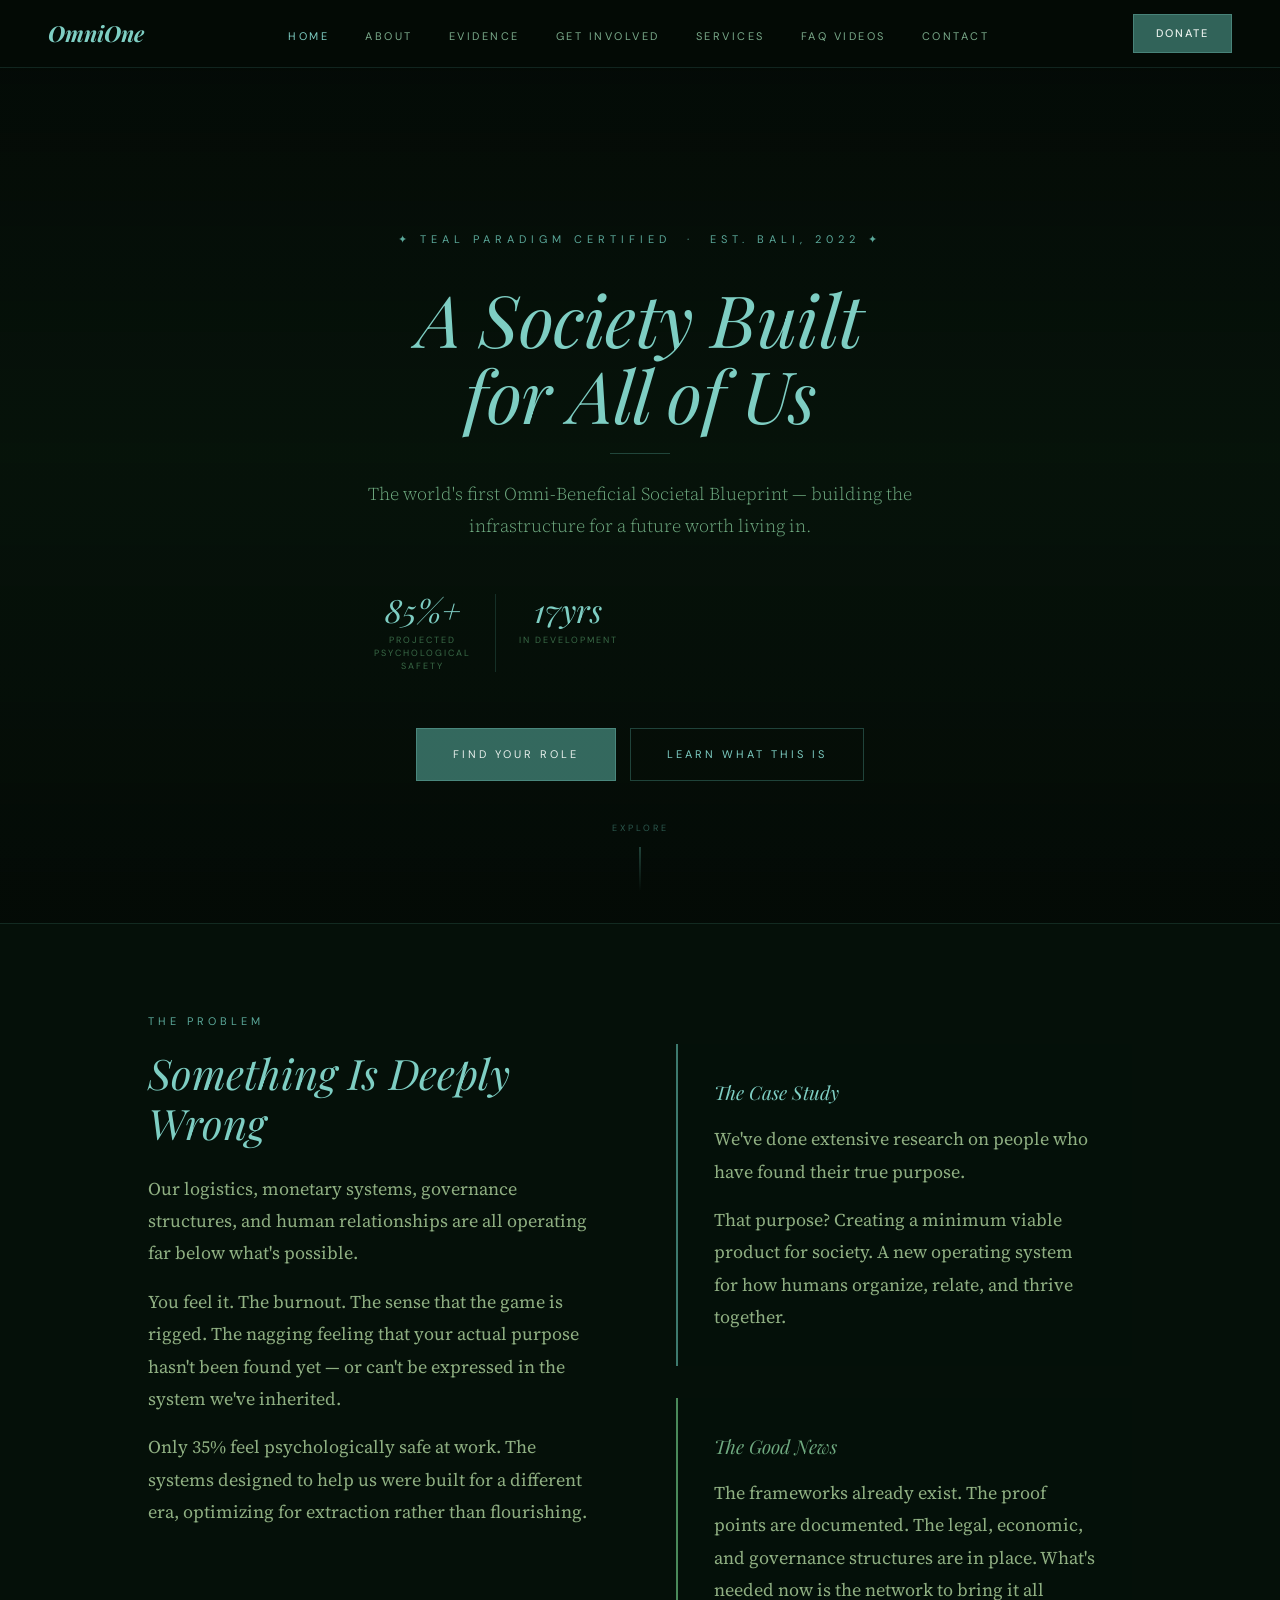
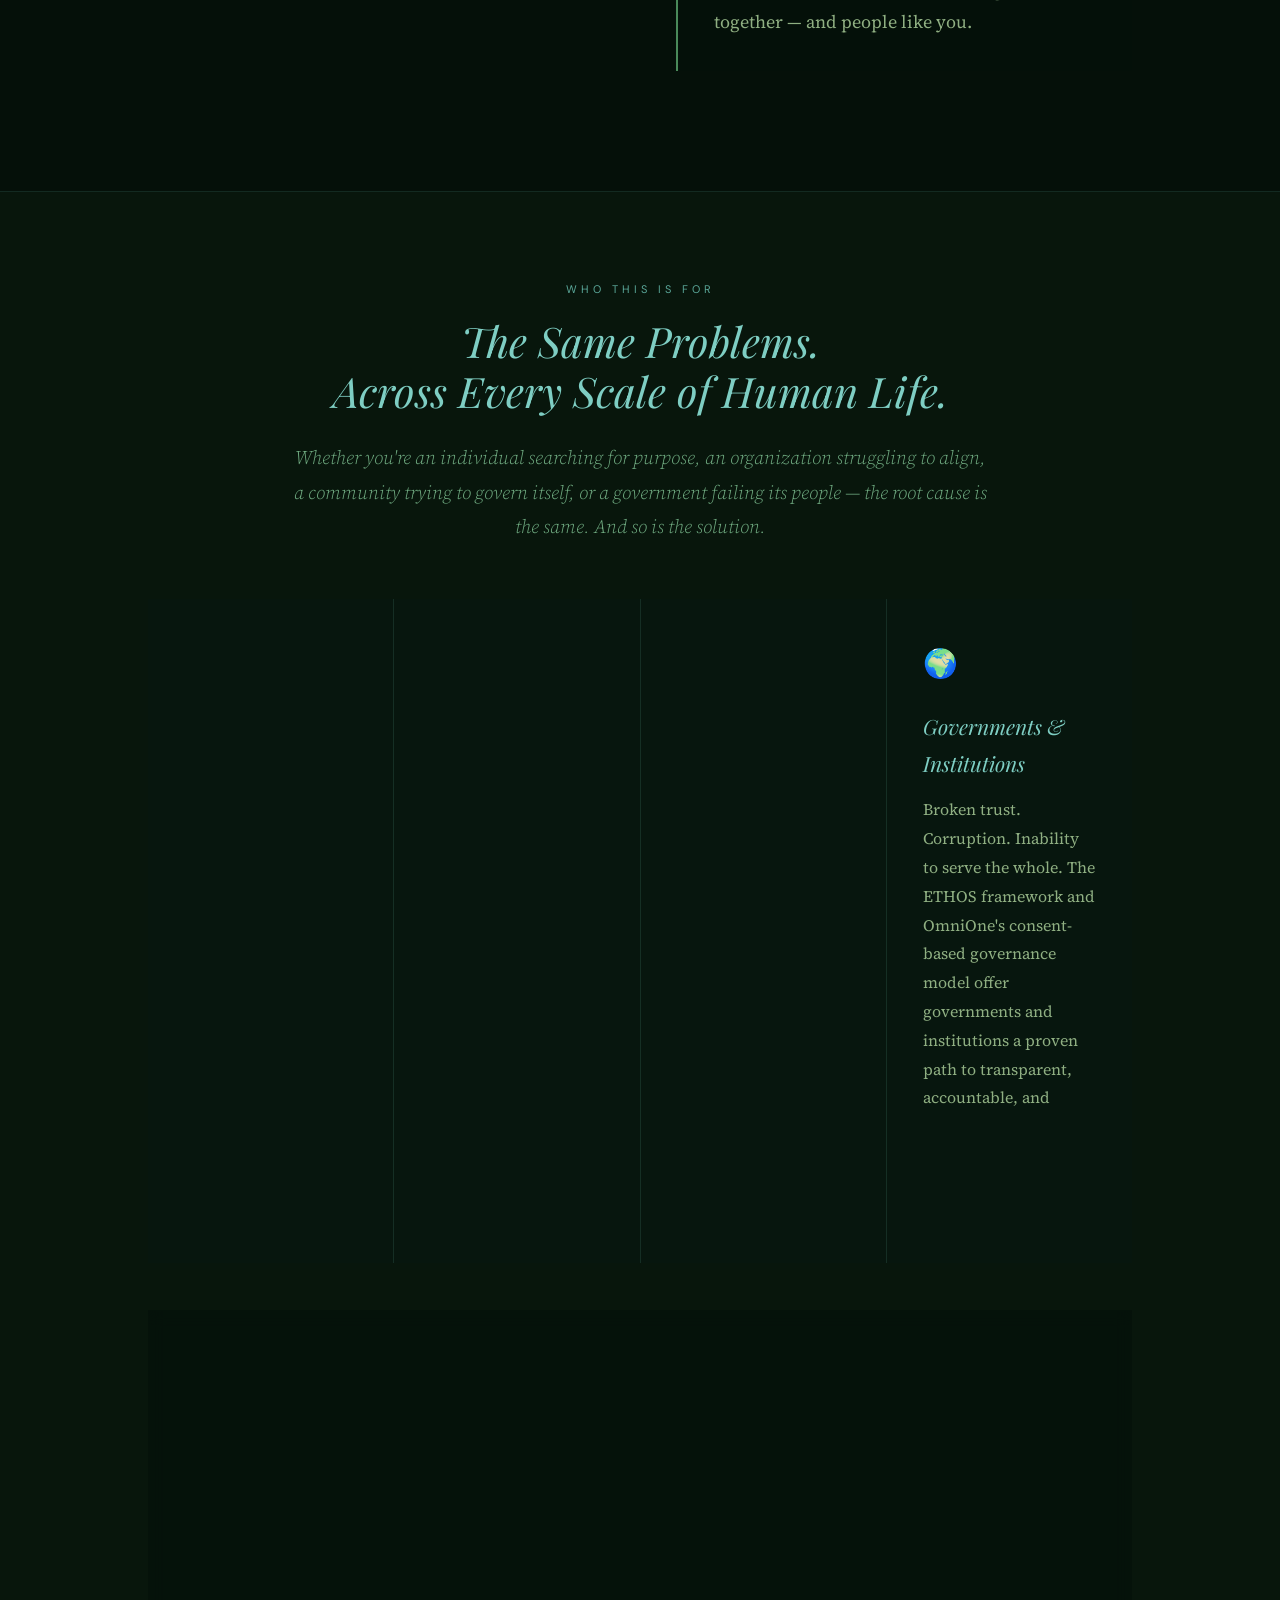
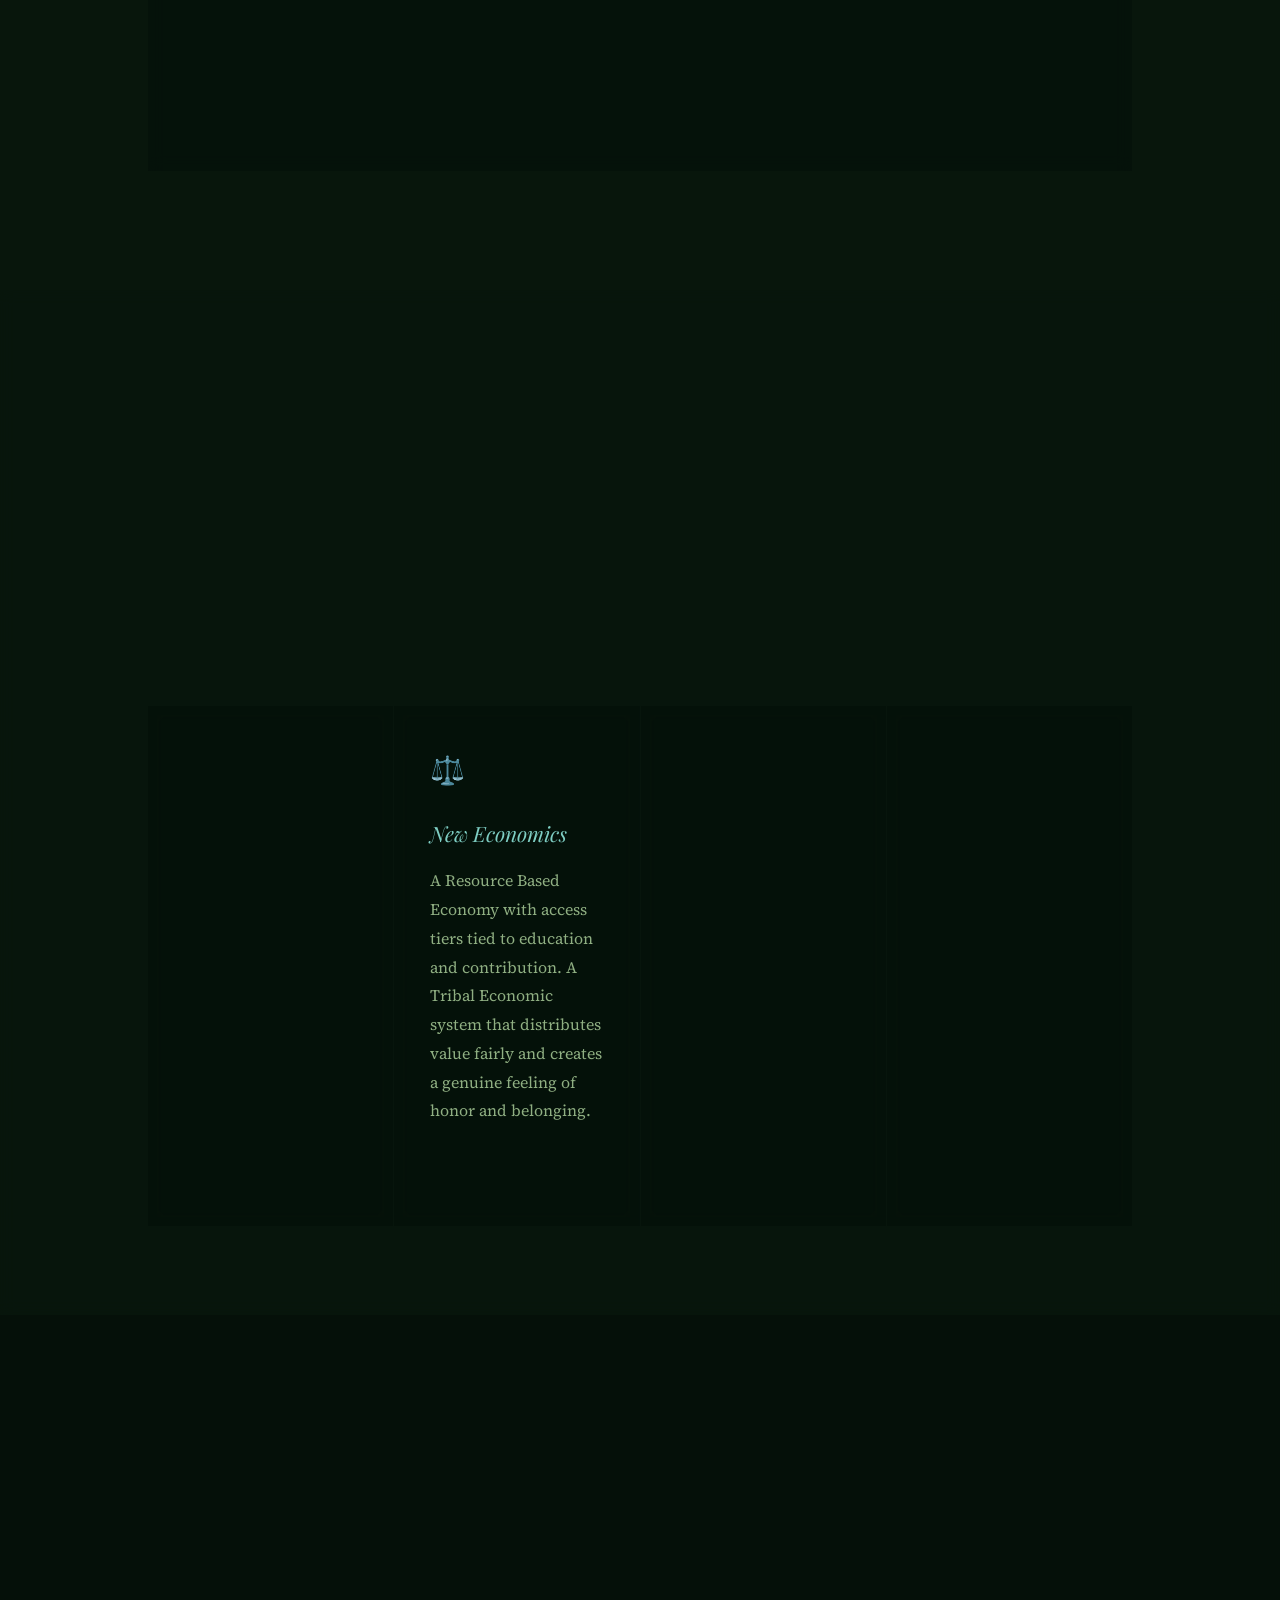
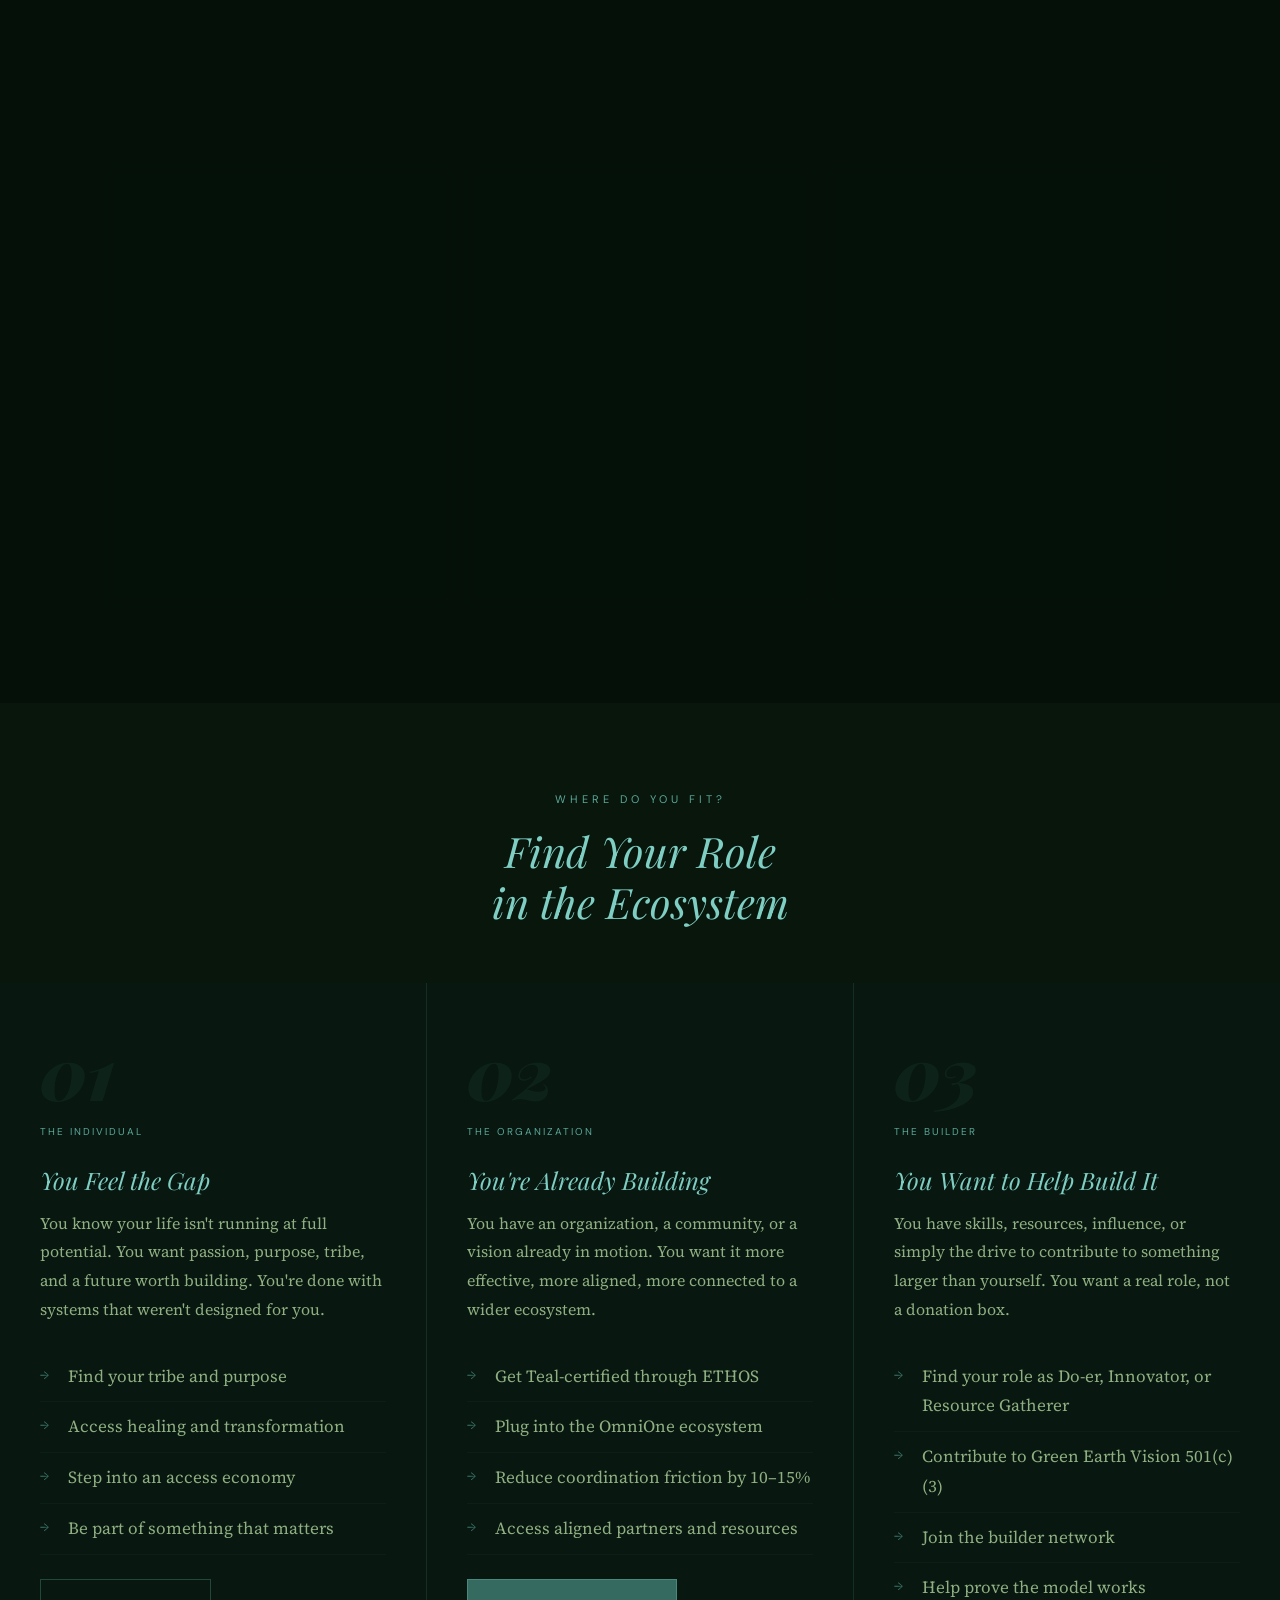
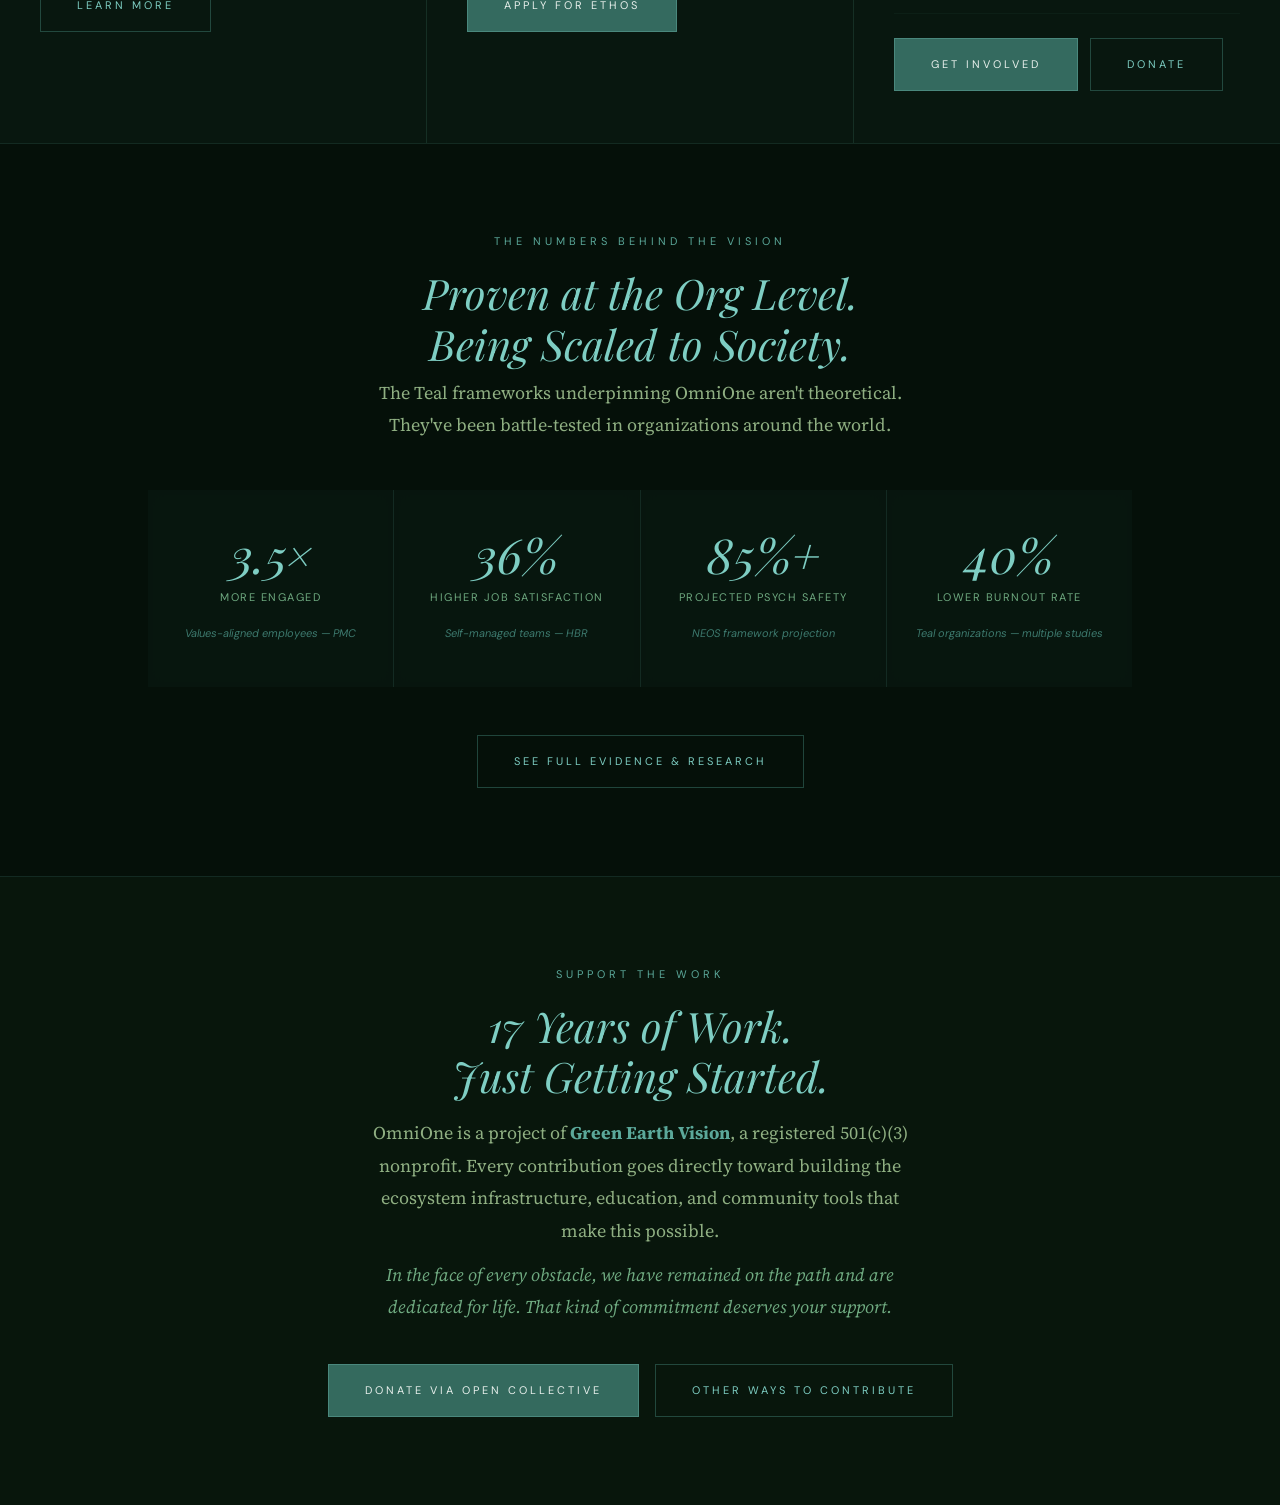
<file: index.html>
<!DOCTYPE html>
<html lang="en">
<head>
  <meta charset="UTF-8">
  <meta name="viewport" content="width=device-width, initial-scale=1.0">
  <title>OmniOne — The World's First Omni-Beneficial Societal Blueprint</title>
  <meta name="description" content="OmniOne is building the infrastructure for a society where the health and thriving of all life is prioritized. Teal-certified. Proven frameworks. Real results.">
  <link rel="stylesheet" href="style.css">
</head>
<body class="page">

<!-- HERO -->
<section class="hero">
  <div class="hero-bg"></div>
  <div class="hero-overlay"></div>
  <div class="hero-content">
    <p class="hero-eyebrow">✦ Teal Paradigm Certified &nbsp;·&nbsp; Est. Bali, 2022 ✦</p>
    <h1>A Society Built<br>for All of Us</h1>
    <div class="hero-line"></div>
    <p class="hero-tagline">The world's first Omni-Beneficial Societal Blueprint — building the infrastructure for a future worth living in.</p>
    <div class="hero-stats">
      <div class="hero-stat">
        <span class="hero-stat-num">85%+</span>
        <span class="hero-stat-label">Projected psychological safety</span>
      </div>
      <div class="hero-stat">
        <span class="hero-stat-num">17yrs</span>
        <span class="hero-stat-label">In development</span>
      </div>
    </div>
    <div class="hero-ctas">
      <a class='btn btn-primary' href='/get-involved'>Find Your Role</a>
      <a class='btn btn-outline' href='/about'>Learn What This Is</a>
    </div>
  </div>
  <div class="scroll-hint">
    <span>Explore</span>
    <div class="scroll-line"></div>
  </div>
</section>

<!-- THE PROBLEM — glass dark -->
<div class="glass-section">
  <div class="section">
    <div class="two-col">
      <div>
        <p class="eyebrow">The Problem</p>
        <h2 class="section-title">Something Is Deeply Wrong</h2>
        <p>Our logistics, monetary systems, governance structures, and human relationships are all operating far below what's possible.</p>
        <p>You feel it. The burnout. The sense that the game is rigged. The nagging feeling that your actual purpose hasn't been found yet — or can't be expressed in the system we've inherited.</p>
        <p>Only 35% feel psychologically safe at work. The systems designed to help us were built for a different era, optimizing for extraction rather than flourishing.</p>
      </div>
      <div>
        <div class="highlight">
          <h3>The Case Study</h3>
          <p>We've done extensive research on people who have found their true purpose.</p>
          <p style="margin-bottom:0;">That purpose? Creating a minimum viable product for society. A new operating system for how humans organize, relate, and thrive together.</p>
        </div>
        <div class="highlight" style="border-left-color:var(--green);margin-top:24px;">
          <h3 style="color:var(--green-light);">The Good News</h3>
          <p style="margin-bottom:0;">The frameworks already exist. The proof points are documented. The legal, economic, and governance structures are in place. What's needed now is the network to bring it all together — and people like you.</p>
        </div>
      </div>
    </div>
  </div>
</div>

<!-- WHO IS THIS FOR — open/transparent -->
<div class="open-section">
  <div class="section">
    <div style="text-align:center;max-width:700px;margin:0 auto 56px;">
      <p class="eyebrow">Who This Is For</p>
      <h2 class="section-title">The Same Problems.<br>Across Every Scale of Human Life.</h2>
      <p class="lead">Whether you're an individual searching for purpose, an organization struggling to align, a community trying to govern itself, or a government failing its people — the root cause is the same. And so is the solution.</p>
    </div>
    <div class="card-grid who-grid">
      <div class="card">
        <span class="card-icon">🧍</span>
        <h3>Individuals</h3>
        <p>Lack of purpose. Burnout. Disconnection from community and meaning. Living a life that doesn't reflect your values or potential. OmniOne gives individuals the frameworks, the tribe, and the tools to step into a life of genuine passion and contribution.</p>
      </div>
      <div class="card">
        <span class="card-icon">🏢</span>
        <h3>Organizations</h3>
        <p>Ineffective decision-making. Power struggles. Values misalignment. High turnover. ETHOS — OmniOne's core organizational framework — gives any org the structure to self-govern with consent, align around shared purpose, and coordinate without hierarchy or extraction.</p>
      </div>
      <div class="card">
        <span class="card-icon">🏘️</span>
        <h3>Communities & Villages</h3>
        <p>Fragmented resources. Lack of shared agreements. No coherent economic model. OmniOne provides the blueprint for communities and intentional villages to build local economies, shared governance, and regenerative living systems that actually hold together.</p>
      </div>
      <div class="card">
        <span class="card-icon">🌍</span>
        <h3>Governments & Institutions</h3>
        <p>Broken trust. Corruption. Inability to serve the whole. The ETHOS framework and OmniOne's consent-based governance model offer governments and institutions a proven path to transparent, accountable, and genuinely participatory decision-making at any scale.</p>
      </div>
    </div>
    <div class="highlight" style="margin-top:48px;border-left-color:var(--teal-bright);">
      <h3>What Is ETHOS?</h3>
      <p>ETHOS (Emergent Thriving Holonic Organizational Structure) is the core building block of OmniOne. It's a Teal-certified organizational design that any team, community, business, or institution can adopt to begin operating with consent-based governance, values alignment, and coherent coordination — without centralized control or hierarchy.</p>
      <p style="margin-bottom:20px;">Think of it as the operating system your organization installs to start running at full potential. Organizations that become an ETHOS gain access to the full OmniOne ecosystem — matched partners, shared resources, aligned networks, and proven coordination tools that reduce friction, increase trust, and produce measurably better outcomes.</p>
      <a class='btn btn-primary' href='/services'>Learn About ETHOS Certification</a>
    </div>
  </div>
</div>

<!-- WHAT IS OMNIONE — glass light -->
<div class="glass-light-section">
  <div class="section">
    <div style="text-align:center;max-width:700px;margin:0 auto 64px;">
      <p class="eyebrow">What Is OmniOne</p>
      <h2 class="section-title">Not a Movement. Not a Company.<br>An Operating System.</h2>
      <p class="lead">OmniOne is a whole living system — an ecosystem of frameworks, agreements, economies, and tools that replace the broken infrastructure of the old paradigm with something that actually works.</p>
    </div>
    <div class="card-grid" style="grid-template-columns:repeat(auto-fit,minmax(240px,1fr));">
      <div class="card">
        <span class="card-icon">🌱</span>
        <h3>Agreement Fields</h3>
        <p>Clear, mutual agreements that replace hierarchy with consent. Built by 40+ collaborators over years of testing. No force. No manipulation. Just coherent, values-aligned coordination.</p>
      </div>
      <div class="card">
        <span class="card-icon">⚖️</span>
        <h3>New Economics</h3>
        <p>A Resource Based Economy with access tiers tied to education and contribution. A Tribal Economic system that distributes value fairly and creates a genuine feeling of honor and belonging.</p>
      </div>
      <div class="card">
        <span class="card-icon">🧭</span>
        <h3>ETHOS Governance</h3>
        <p>A Teal-certified organizational design that scales from small teams to whole communities without losing coherence or sovereignty. The core building block of the new paradigm.</p>
      </div>
      <div class="card">
        <span class="card-icon">🔗</span>
        <h3>The Ecosystem</h3>
        <p>OmniOne, Nexus, Green Earth Vision, and ETHOS work together as a distributed whole living system — each piece reinforcing the others, none dependent on a central authority.</p>
      </div>
    </div>
  </div>
</div>

<!-- THIS IS POSSIBLE — glass dark -->
<div class="glass-section">
  <div class="section-full">
    <div class="section-inner">
      <p class="eyebrow" style="text-align:center;">Why We Know This Works</p>
      <h2 class="section-title" style="text-align:center;max-width:600px;margin:0 auto 16px;">This Is Possible.<br>We Can Do It. It Will Be Worth It.</h2>
      <p style="text-align:center;max-width:580px;margin:0 auto 56px;font-style:italic;color:var(--green-light);">17 years of development. Legal structures in place. Teal-certified frameworks road-tested in the real world. This isn't a dream — it's a blueprint that's ready to scale.</p>
      <div class="conviction-grid">
        <div class="conviction-item">
          <span class="c-num">1</span>
          <h3>It Is Possible</h3>
          <p>Self-managed teams show 36% higher job satisfaction. The proof is already there.</p>
        </div>
        <div class="conviction-item">
          <span class="c-num">2</span>
          <h3>We Can Do It</h3>
          <p>OmniOne has spent 17 years designing, testing, and refining the legal, economic, governance, and cultural infrastructure. The frameworks are built. The agreements are documented. The ecosystem is live.</p>
        </div>
        <div class="conviction-item">
          <span class="c-num">3</span>
          <h3>It Will Be Worth It</h3>
          <p>30–40% lower burnout. 3–4× faster decision-making. 85%+ projected psychological safety. 10–15% efficiency gains across networked orgs. And a world where your children grow up with purpose, sovereignty, and belonging.</p>
        </div>
      </div>
    </div>
  </div>
</div>

<!-- WHO IS THIS FOR PATHWAYS — open -->
<div class="open-section">
  <div style="padding:88px 0 0;">
    <div style="padding:0 48px;max-width:1080px;margin:0 auto 56px;">
      <p class="eyebrow" style="text-align:center;">Where Do You Fit?</p>
      <h2 class="section-title" style="text-align:center;max-width:580px;margin:0 auto;">Find Your Role<br>in the Ecosystem</h2>
    </div>
    <div class="pathway-grid">
      <div class="pathway">
        <div class="pathway-number">01</div>
        <div class="pathway-who">The Individual</div>
        <h3>You Feel the Gap</h3>
        <p>You know your life isn't running at full potential. You want passion, purpose, tribe, and a future worth building. You're done with systems that weren't designed for you.</p>
        <ul class="styled-list">
          <li>Find your tribe and purpose</li>
          <li>Access healing and transformation</li>
          <li>Step into an access economy</li>
          <li>Be part of something that matters</li>
        </ul>
        <a class='btn btn-outline' href='/faq'>Learn More</a>
      </div>
      <div class="pathway">
        <div class="pathway-number">02</div>
        <div class="pathway-who">The Organization</div>
        <h3>You're Already Building</h3>
        <p>You have an organization, a community, or a vision already in motion. You want it more effective, more aligned, more connected to a wider ecosystem.</p>
        <ul class="styled-list">
          <li>Get Teal-certified through ETHOS</li>
          <li>Plug into the OmniOne ecosystem</li>
          <li>Reduce coordination friction by 10–15%</li>
          <li>Access aligned partners and resources</li>
        </ul>
        <a class='btn btn-primary' href='/services'>Apply for ETHOS</a>
      </div>
      <div class="pathway">
        <div class="pathway-number">03</div>
        <div class="pathway-who">The Builder</div>
        <h3>You Want to Help Build It</h3>
        <p>You have skills, resources, influence, or simply the drive to contribute to something larger than yourself. You want a real role, not a donation box.</p>
        <ul class="styled-list">
          <li>Find your role as Do-er, Innovator, or Resource Gatherer</li>
          <li>Contribute to Green Earth Vision 501(c)(3)</li>
          <li>Join the builder network</li>
          <li>Help prove the model works</li>
        </ul>
        <div style="display:flex;gap:12px;flex-wrap:wrap;">
          <a class='btn btn-primary' href='/get-involved'>Get Involved</a>
          <a href="https://opencollective.com/omnione" class="btn btn-outline" target="_blank" rel="noopener">Donate</a>
        </div>
      </div>
    </div>
  </div>
</div>

<!-- PROOF STATS — glass dark -->
<div class="glass-section">
  <div class="section">
    <p class="eyebrow" style="text-align:center;">The Numbers Behind the Vision</p>
    <h2 class="section-title" style="text-align:center;max-width:560px;margin:0 auto 8px;">Proven at the Org Level.<br>Being Scaled to Society.</h2>
    <p style="text-align:center;max-width:560px;margin:0 auto;">The Teal frameworks underpinning OmniOne aren't theoretical. They've been battle-tested in organizations around the world.</p>
    <div class="stat-grid">
      <div class="stat-item">
        <span class="stat-num">3.5×</span>
        <span class="stat-label">More engaged</span>
        <span class="stat-source">Values-aligned employees — PMC</span>
      </div>
      <div class="stat-item">
        <span class="stat-num">36%</span>
        <span class="stat-label">Higher job satisfaction</span>
        <span class="stat-source">Self-managed teams — HBR</span>
      </div>
      <div class="stat-item">
        <span class="stat-num">85%+</span>
        <span class="stat-label">Projected psych safety</span>
        <span class="stat-source">NEOS framework projection</span>
      </div>
      <div class="stat-item">
        <span class="stat-num">40%</span>
        <span class="stat-label">Lower burnout rate</span>
        <span class="stat-source">Teal organizations — multiple studies</span>
      </div>
    </div>
    <div style="text-align:center;margin-top:48px;">
      <a class='btn btn-outline' href='/evidence'>See Full Evidence &amp; Research</a>
    </div>
  </div>
</div>

<!-- DONATE — open -->
<div class="open-section">
  <div class="section" style="text-align:center;">
    <p class="eyebrow">Support the Work</p>
    <h2 class="section-title" style="max-width:560px;margin:0 auto 16px;">17 Years of Work.<br>Just Getting Started.</h2>
    <p style="max-width:560px;margin:0 auto 12px;">OmniOne is a project of <strong style="color:var(--teal-light);">Green Earth Vision</strong>, a registered 501(c)(3) nonprofit. Every contribution goes directly toward building the ecosystem infrastructure, education, and community tools that make this possible.</p>
    <p style="max-width:560px;margin:0 auto 40px;font-style:italic;color:var(--green-light);">In the face of every obstacle, we have remained on the path and are dedicated for life. That kind of commitment deserves your support.</p>
    <div style="display:flex;gap:16px;justify-content:center;flex-wrap:wrap;">
      <a href="https://opencollective.com/omnione" class="btn btn-primary" target="_blank" rel="noopener">Donate via Open Collective</a>
      <a class='btn btn-outline' href='/get-involved'>Other Ways to Contribute</a>
    </div>
  </div>
</div>

<script src="nav.js"></script>
</body>
</html>
</file>
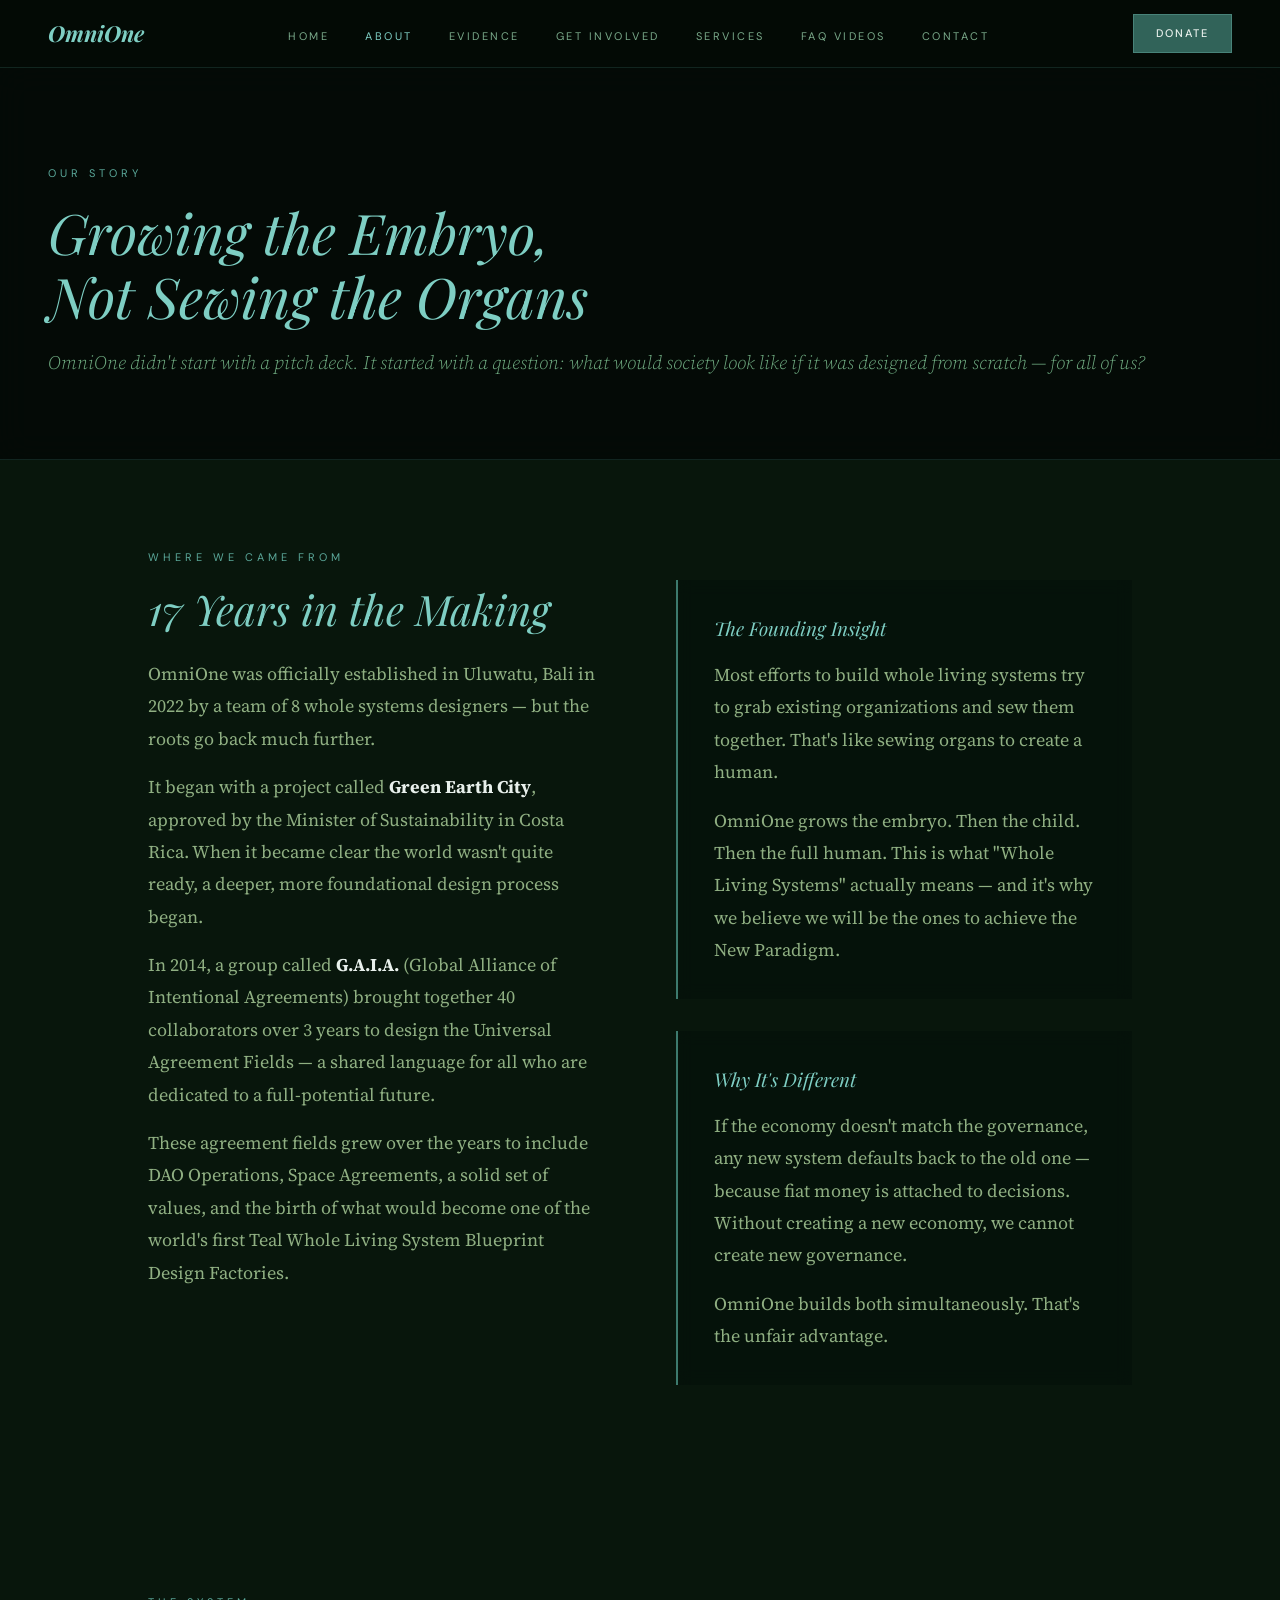
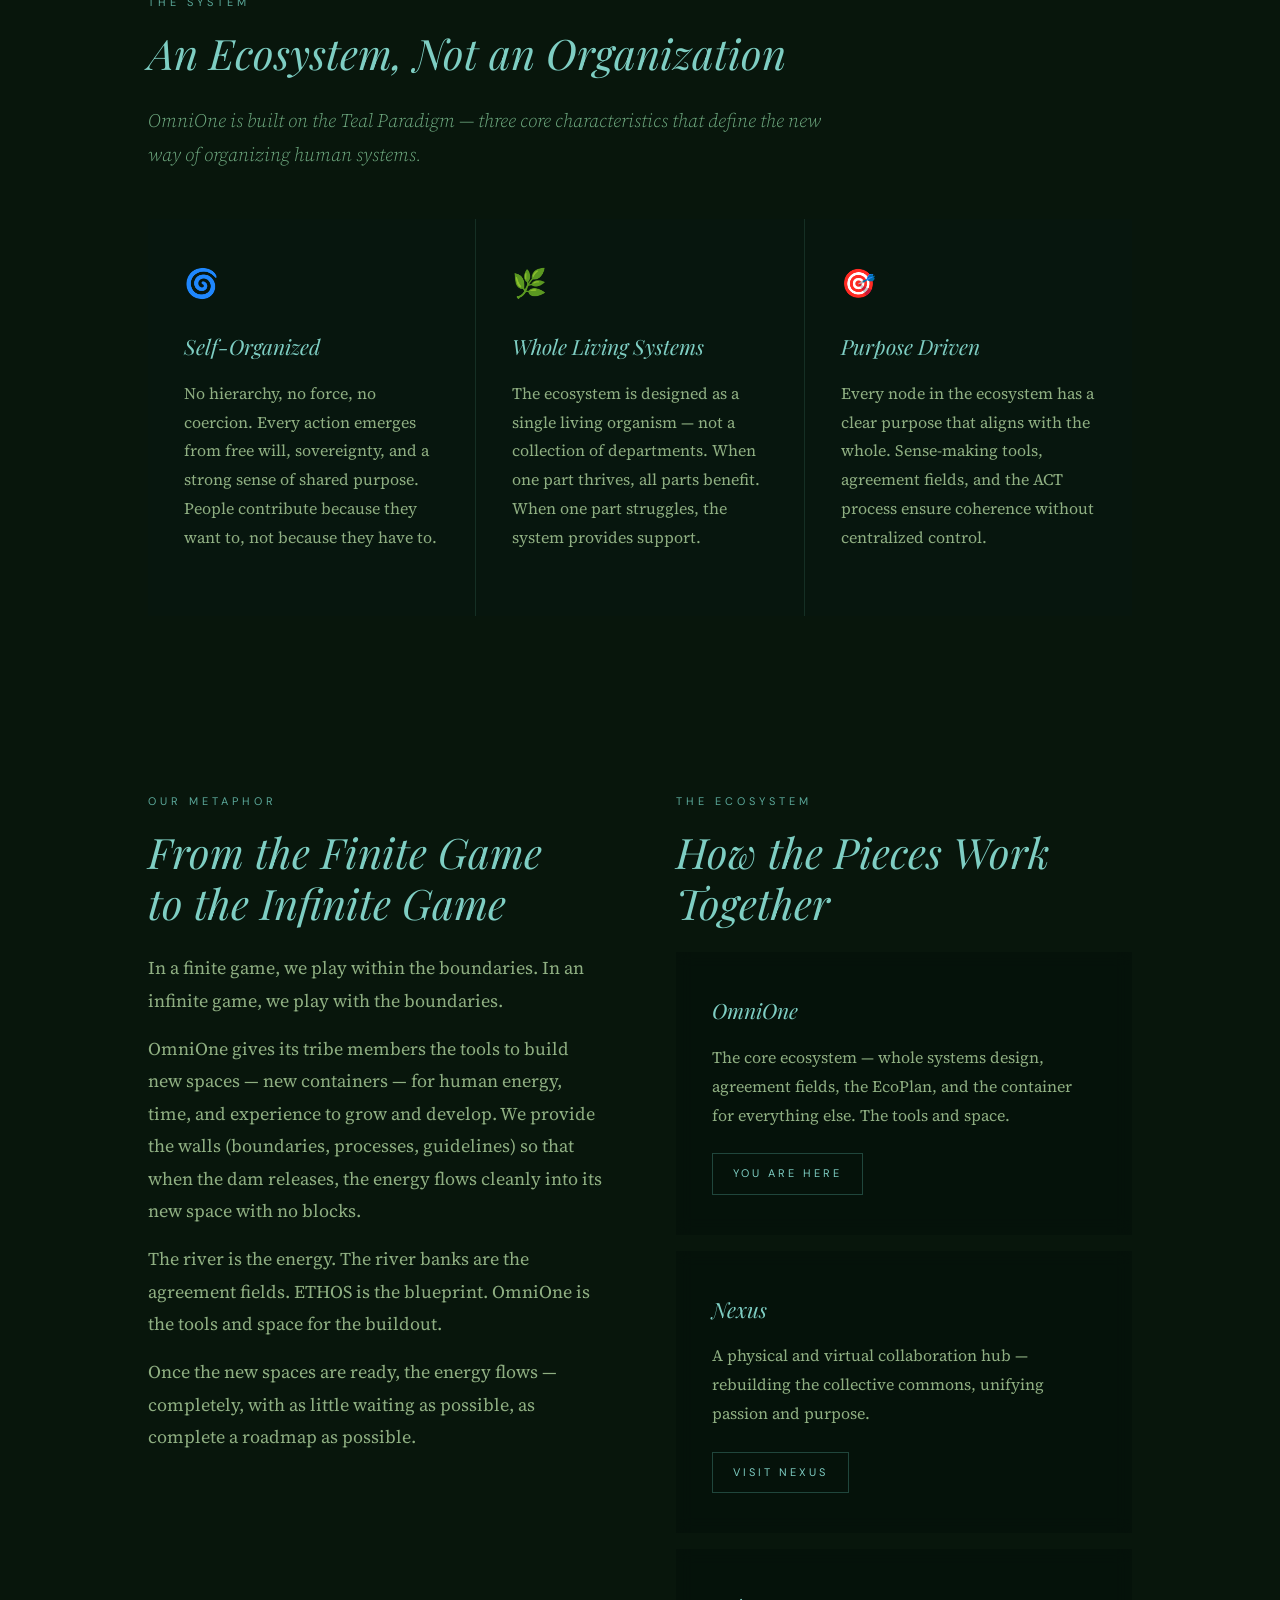
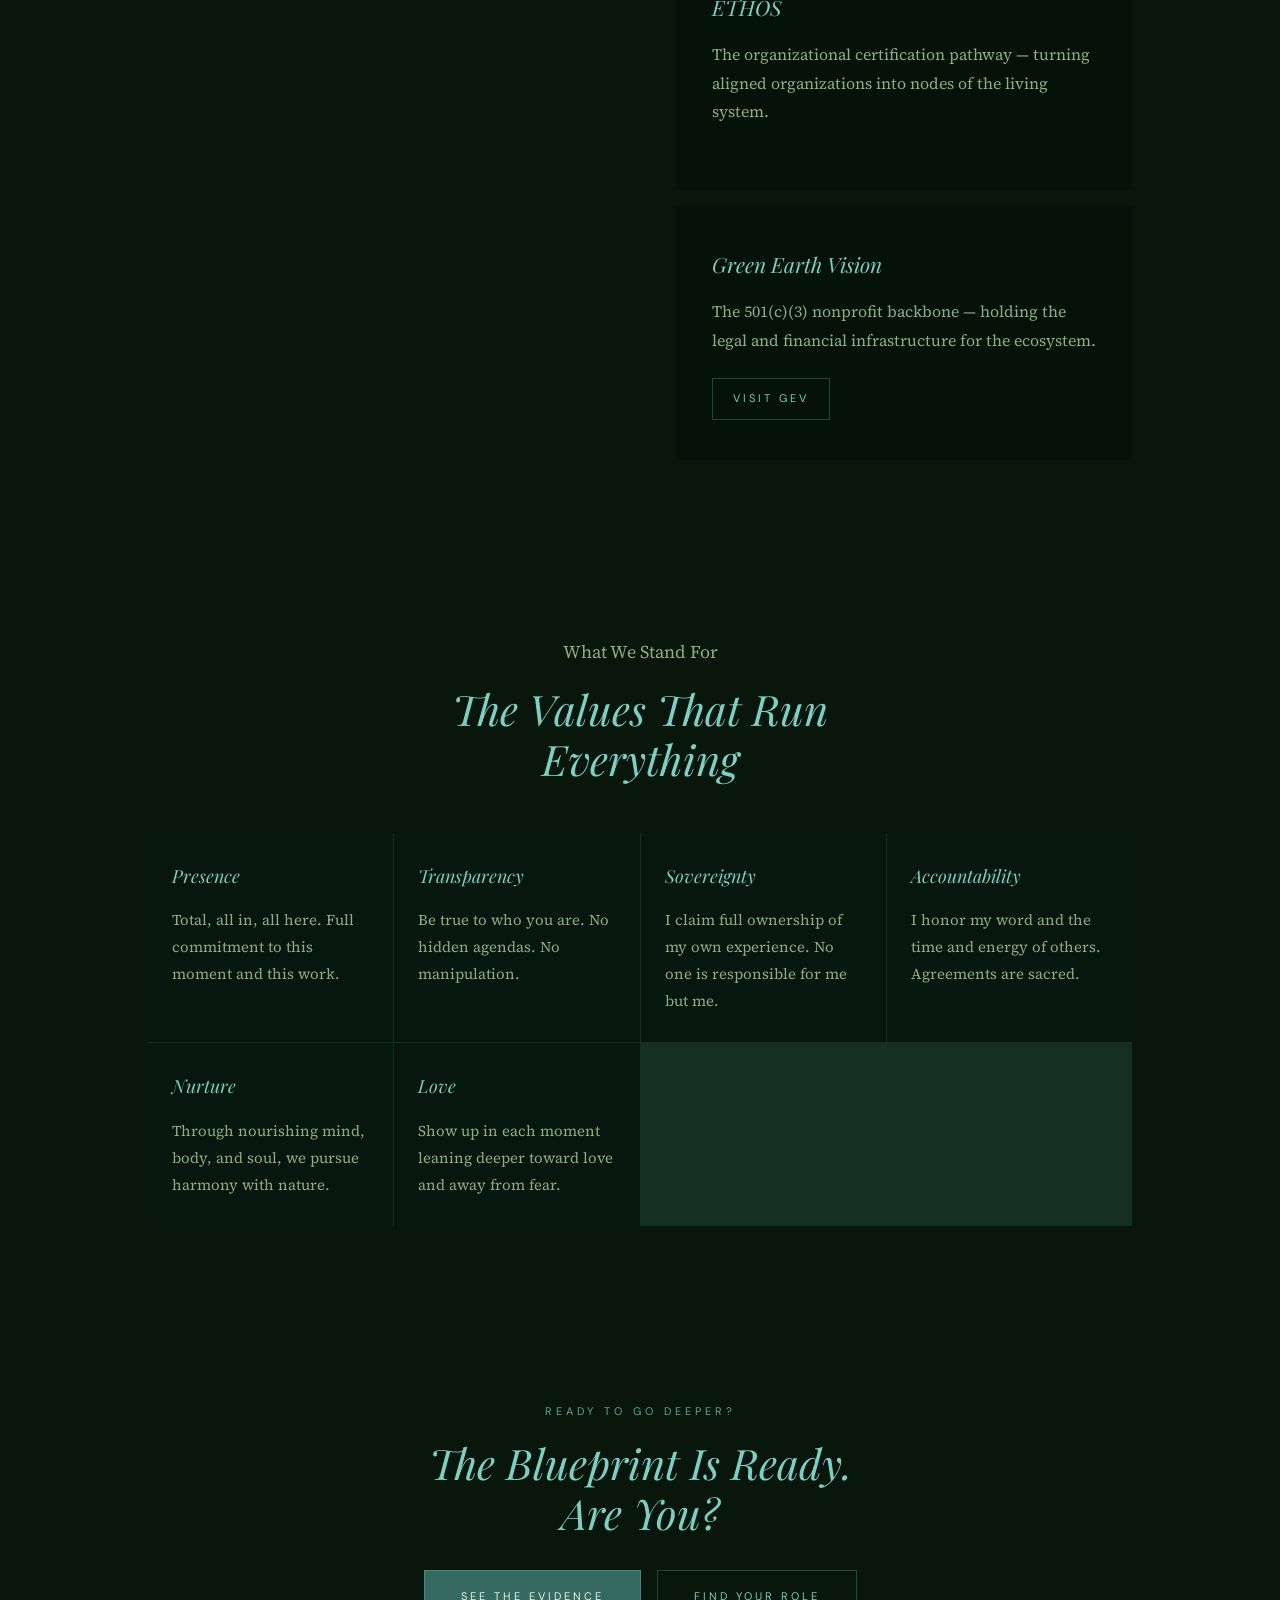
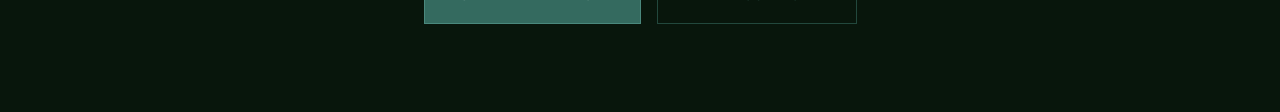
<file: about.html>
<!DOCTYPE html>
<html lang="en">
<head>
  <meta charset="UTF-8">
  <meta name="viewport" content="width=device-width, initial-scale=1.0">
  <title>About — OmniOne</title>
  <link rel="stylesheet" href="style.css">
</head>
<body class="page">

<div class="page-header">
  <p class="eyebrow">Our Story</p>
  <h1>Growing the <em>Embryo</em>,<br>Not Sewing the Organs</h1>
  <p class="lead">OmniOne didn't start with a pitch deck. It started with a question: what would society look like if it was designed from scratch — for all of us?</p>
</div>

<!-- ORIGIN STORY -->
<div class="section">
  <div class="two-col">
    <div>
      <p class="eyebrow">Where We Came From</p>
      <h2 class="section-title">17 Years in the Making</h2>
      <p>OmniOne was officially established in Uluwatu, Bali in 2022 by a team of 8 whole systems designers — but the roots go back much further.</p>
      <p>It began with a project called <strong style="color:var(--cream);">Green Earth City</strong>, approved by the Minister of Sustainability in Costa Rica. When it became clear the world wasn't quite ready, a deeper, more foundational design process began.</p>
      <p>In 2014, a group called <strong style="color:var(--cream);">G.A.I.A.</strong> (Global Alliance of Intentional Agreements) brought together 40 collaborators over 3 years to design the Universal Agreement Fields — a shared language for all who are dedicated to a full-potential future.</p>
      <p>These agreement fields grew over the years to include DAO Operations, Space Agreements, a solid set of values, and the birth of what would become one of the world's first Teal Whole Living System Blueprint Design Factories.</p>
    </div>
    <div>
      <div class="highlight">
        <h3>The Founding Insight</h3>
        <p>Most efforts to build whole living systems try to grab existing organizations and sew them together. That's like sewing organs to create a human.</p>
        <p style="margin-bottom:0;">OmniOne grows the embryo. Then the child. Then the full human. This is what "Whole Living Systems" actually means — and it's why we believe we will be the ones to achieve the New Paradigm.</p>
      </div>
      <div class="highlight earth" style="margin-top:24px;">
        <h3>Why It's Different</h3>
        <p>If the economy doesn't match the governance, any new system defaults back to the old one — because fiat money is attached to decisions. Without creating a new economy, we cannot create new governance.</p>
        <p style="margin-bottom:0;">OmniOne builds both simultaneously. That's the unfair advantage.</p>
      </div>
    </div>
  </div>
</div>

<!-- WHAT IT IS -->
<div class="band">
  <div class="section">
    <p class="eyebrow">The System</p>
    <h2 class="section-title">An Ecosystem, Not an Organization</h2>
    <p class="lead" style="max-width:700px;margin-bottom:48px;">OmniOne is built on the Teal Paradigm — three core characteristics that define the new way of organizing human systems.</p>
    <div class="card-grid">
      <div class="card">
        <span class="card-icon">🌀</span>
        <h3>Self-Organized</h3>
        <p>No hierarchy, no force, no coercion. Every action emerges from free will, sovereignty, and a strong sense of shared purpose. People contribute because they want to, not because they have to.</p>
      </div>
      <div class="card">
        <span class="card-icon">🌿</span>
        <h3>Whole Living Systems</h3>
        <p>The ecosystem is designed as a single living organism — not a collection of departments. When one part thrives, all parts benefit. When one part struggles, the system provides support.</p>
      </div>
      <div class="card">
        <span class="card-icon">🎯</span>
        <h3>Purpose Driven</h3>
        <p>Every node in the ecosystem has a clear purpose that aligns with the whole. Sense-making tools, agreement fields, and the ACT process ensure coherence without centralized control.</p>
      </div>
    </div>
  </div>
</div>

<!-- THE INFINITE GAME -->
<div class="section">
  <div class="two-col">
    <div>
      <p class="eyebrow">Our Metaphor</p>
      <h2 class="section-title">From the Finite Game<br>to the <em>Infinite Game</em></h2>
      <p>In a finite game, we play within the boundaries. In an infinite game, we play with the boundaries.</p>
      <p>OmniOne gives its tribe members the tools to build new spaces — new containers — for human energy, time, and experience to grow and develop. We provide the walls (boundaries, processes, guidelines) so that when the dam releases, the energy flows cleanly into its new space with no blocks.</p>
      <p>The river is the energy. The river banks are the agreement fields. ETHOS is the blueprint. OmniOne is the tools and space for the buildout.</p>
      <p>Once the new spaces are ready, the energy flows — completely, with as little waiting as possible, as complete a roadmap as possible.</p>
    </div>
    <div>
      <p class="eyebrow">The Ecosystem</p>
      <h2 class="section-title">How the Pieces <em>Work Together</em></h2>
      <div class="card" style="margin-bottom:16px;">
        <h3>OmniOne</h3>
        <p>The core ecosystem — whole systems design, agreement fields, the EcoPlan, and the container for everything else. The tools and space.</p>
        <a class='btn btn-outline' href='/' style='font-size:11px;padding:10px 20px;'>You Are Here</a>
      </div>
      <div class="card" style="margin-bottom:16px;">
        <h3>Nexus</h3>
        <p>A physical and virtual collaboration hub — rebuilding the collective commons, unifying passion and purpose.</p>
        <a href="https://omni1eco.wixsite.com/nexus" class="btn btn-outline" style="font-size:11px;padding:10px 20px;" target="_blank" rel="noopener">Visit Nexus</a>
      </div>
      <div class="card" style="margin-bottom:16px;">
        <h3>ETHOS</h3>
        <p>The organizational certification pathway — turning aligned organizations into nodes of the living system.</p>
      </div>
      <div class="card">
        <h3>Green Earth Vision</h3>
        <p>The 501(c)(3) nonprofit backbone — holding the legal and financial infrastructure for the ecosystem.</p>
        <a href="https://www.greenearthvision.org" class="btn btn-outline" style="font-size:11px;padding:10px 20px;" target="_blank" rel="noopener">Visit GEV</a>
      </div>
    </div>
  </div>
</div>

<!-- VALUES -->
<div class="band-earth">
  <div class="section">
    <p class="eyebrow-earth" style="text-align:center;">What We Stand For</p>
    <h2 class="section-title" style="text-align:center;max-width:500px;margin:0 auto 48px;">The Values That <em>Run Everything</em></h2>
    <div class="card-grid" style="grid-template-columns:repeat(auto-fit, minmax(200px,1fr));">
      <div class="card" style="padding:28px 24px;">
        <h3 style="font-size:18px;">Presence</h3>
        <p style="font-size:15px;margin:0;">Total, all in, all here. Full commitment to this moment and this work.</p>
      </div>
      <div class="card" style="padding:28px 24px;">
        <h3 style="font-size:18px;">Transparency</h3>
        <p style="font-size:15px;margin:0;">Be true to who you are. No hidden agendas. No manipulation.</p>
      </div>
      <div class="card" style="padding:28px 24px;">
        <h3 style="font-size:18px;">Sovereignty</h3>
        <p style="font-size:15px;margin:0;">I claim full ownership of my own experience. No one is responsible for me but me.</p>
      </div>
      <div class="card" style="padding:28px 24px;">
        <h3 style="font-size:18px;">Accountability</h3>
        <p style="font-size:15px;margin:0;">I honor my word and the time and energy of others. Agreements are sacred.</p>
      </div>
      <div class="card" style="padding:28px 24px;">
        <h3 style="font-size:18px;">Nurture</h3>
        <p style="font-size:15px;margin:0;">Through nourishing mind, body, and soul, we pursue harmony with nature.</p>
      </div>
      <div class="card" style="padding:28px 24px;">
        <h3 style="font-size:18px;">Love</h3>
        <p style="font-size:15px;margin:0;">Show up in each moment leaning deeper toward love and away from fear.</p>
      </div>
    </div>
  </div>
</div>

<!-- CTA -->
<div class="section" style="text-align:center;">
  <p class="eyebrow">Ready to Go Deeper?</p>
  <h2 class="section-title" style="max-width:500px;margin:0 auto 32px;">The Blueprint Is <em>Ready</em>.<br>Are You?</h2>
  <div style="display:flex;gap:16px;justify-content:center;flex-wrap:wrap;">
    <a class='btn btn-primary' href='/evidence'>See the Evidence</a>
    <a class='btn btn-outline' href='/get-involved'>Find Your Role</a>
  </div>
</div>

<script src="nav.js"></script>
</body>
</html>
</file>
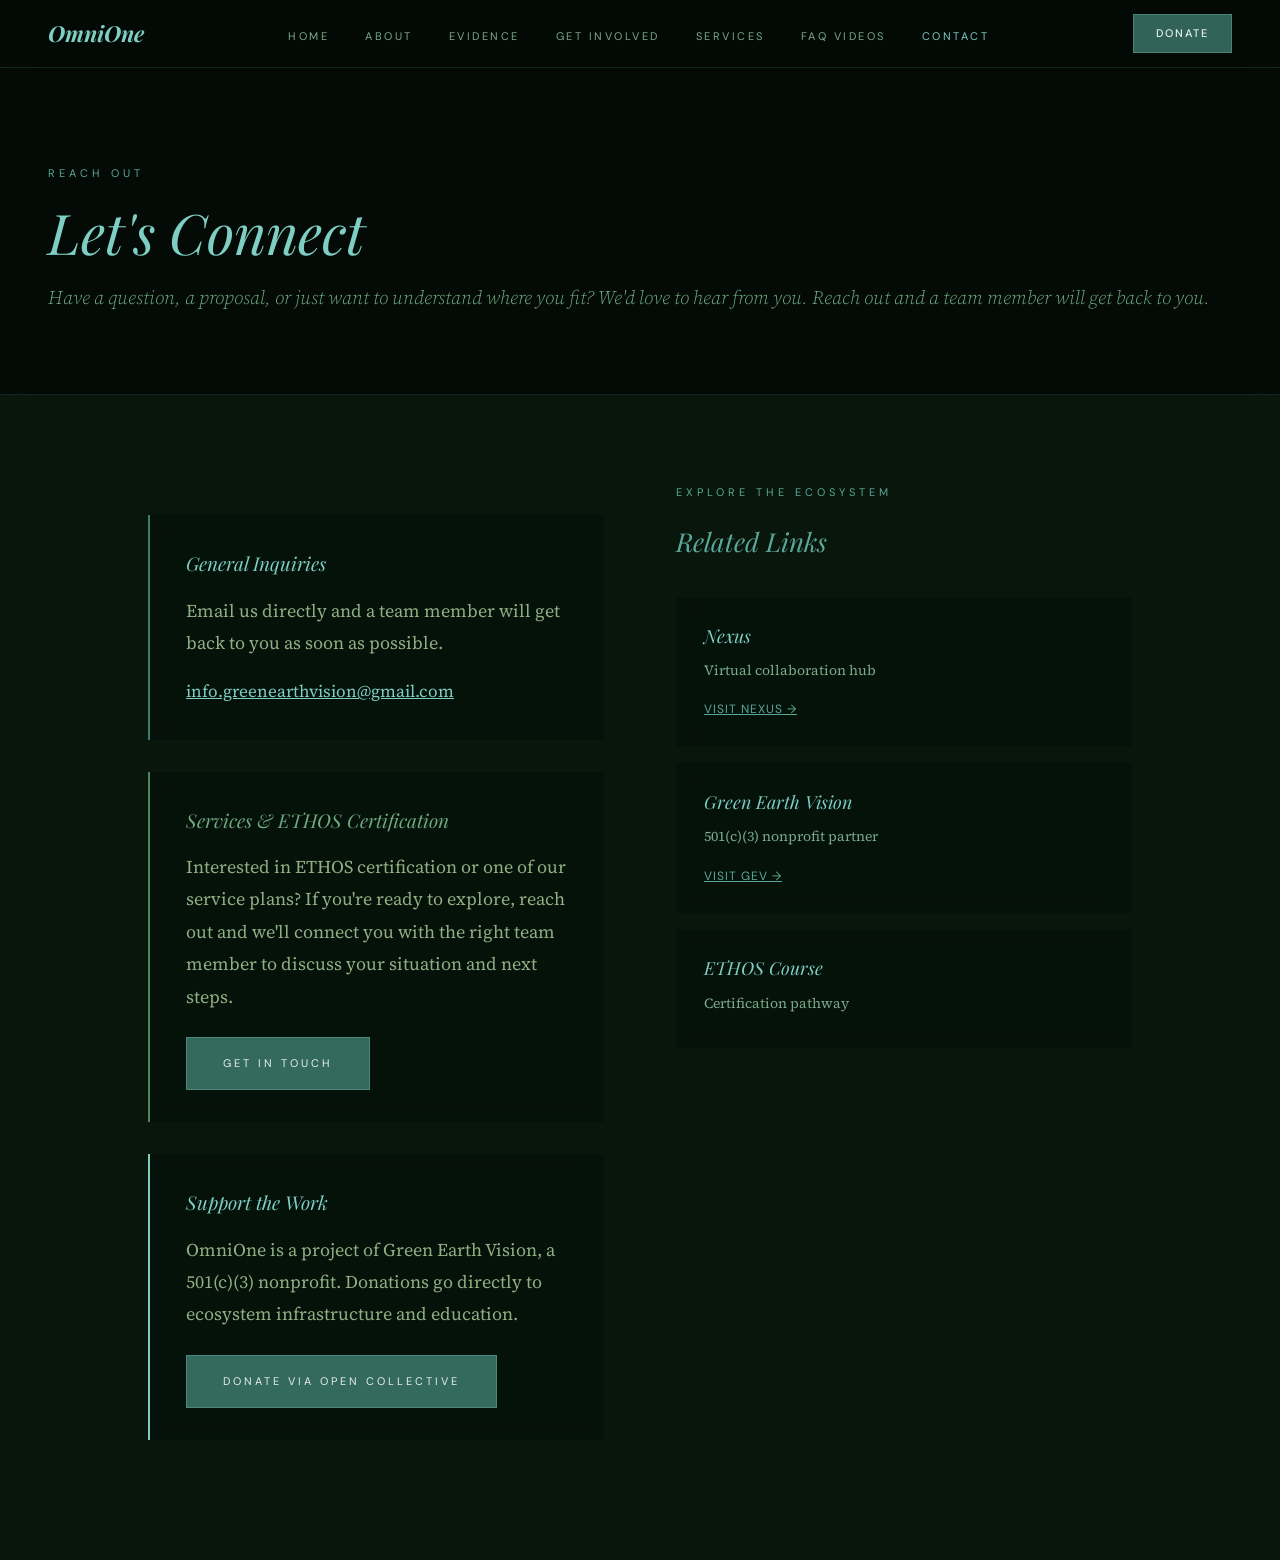
<file: contact.html>
<!DOCTYPE html>
<html lang="en">
<head>
  <meta charset="UTF-8">
  <meta name="viewport" content="width=device-width, initial-scale=1.0">
  <title>Contact — OmniOne</title>
  <link rel="stylesheet" href="style.css">
</head>
<body class="page">

<div class="page-header">
  <p class="eyebrow">Reach Out</p>
  <h1>Let's Connect</h1>
  <p class="lead">Have a question, a proposal, or just want to understand where you fit? We'd love to hear from you. Reach out and a team member will get back to you.</p>
</div>

<div class="open-section">
  <div class="section">
    <div class="two-col">
      <div>

        <div class="highlight" style="margin-bottom:24px;">
          <h3>General Inquiries</h3>
          <p>Email us directly and a team member will get back to you as soon as possible.</p>
          <p style="margin-bottom:0;">
            <a href="mailto:info.greenearthvision@gmail.com" style="color:var(--teal-bright);font-size:17px;">info.greenearthvision@gmail.com</a>
          </p>
        </div>

        <div class="highlight" style="margin-bottom:24px;border-left-color:var(--green);">
          <h3 style="color:var(--green-light);">Services &amp; ETHOS Certification</h3>
          <p>Interested in ETHOS certification or one of our service plans? If you're ready to explore, reach out and we'll connect you with the right team member to discuss your situation and next steps.</p>
          <a href="mailto:info.greenearthvision@gmail.com" class="btn btn-primary" style="margin-top:8px;">Get in Touch</a>
        </div>

        <div class="highlight" style="border-left-color:var(--teal-bright);">
          <h3>Support the Work</h3>
          <p>OmniOne is a project of Green Earth Vision, a 501(c)(3) nonprofit. Donations go directly to ecosystem infrastructure and education.</p>
          <a href="https://opencollective.com/omnione" class="btn btn-primary" style="margin-top:8px;" target="_blank" rel="noopener">Donate via Open Collective</a>
        </div>

      </div>
      <div>
        <p class="eyebrow">Explore the Ecosystem</p>
        <h3 class="sub-title" style="margin-bottom:32px;">Related Links</h3>

        <div class="card" style="margin-bottom:16px;padding:24px 28px;">
          <h3 style="font-size:18px;margin-bottom:6px;">Nexus</h3>
          <p style="font-size:14px;margin-bottom:8px;color:var(--cream-dim);">Virtual collaboration hub</p>
          <a href="https://omni1eco.wixsite.com/nexus" style="color:var(--teal-light);font-family:'DM Sans',sans-serif;font-size:12px;letter-spacing:1px;text-transform:uppercase;" target="_blank" rel="noopener">Visit Nexus →</a>
        </div>

        <div class="card" style="margin-bottom:16px;padding:24px 28px;">
          <h3 style="font-size:18px;margin-bottom:6px;">Green Earth Vision</h3>
          <p style="font-size:14px;margin-bottom:8px;color:var(--cream-dim);">501(c)(3) nonprofit partner</p>
          <a href="https://www.greenearthvision.org" style="color:var(--teal-light);font-family:'DM Sans',sans-serif;font-size:12px;letter-spacing:1px;text-transform:uppercase;" target="_blank" rel="noopener">Visit GEV →</a>
        </div>

        <div class="card" style="margin-bottom:16px;padding:24px 28px;">
          <h3 style="font-size:18px;margin-bottom:6px;">ETHOS Course</h3>
          <p style="font-size:14px;margin-bottom:8px;color:var(--cream-dim);">Certification pathway</p>
        </div>



      </div>
    </div>
  </div>
</div>

<script src="nav.js"></script>
</body>
</html>
</file>
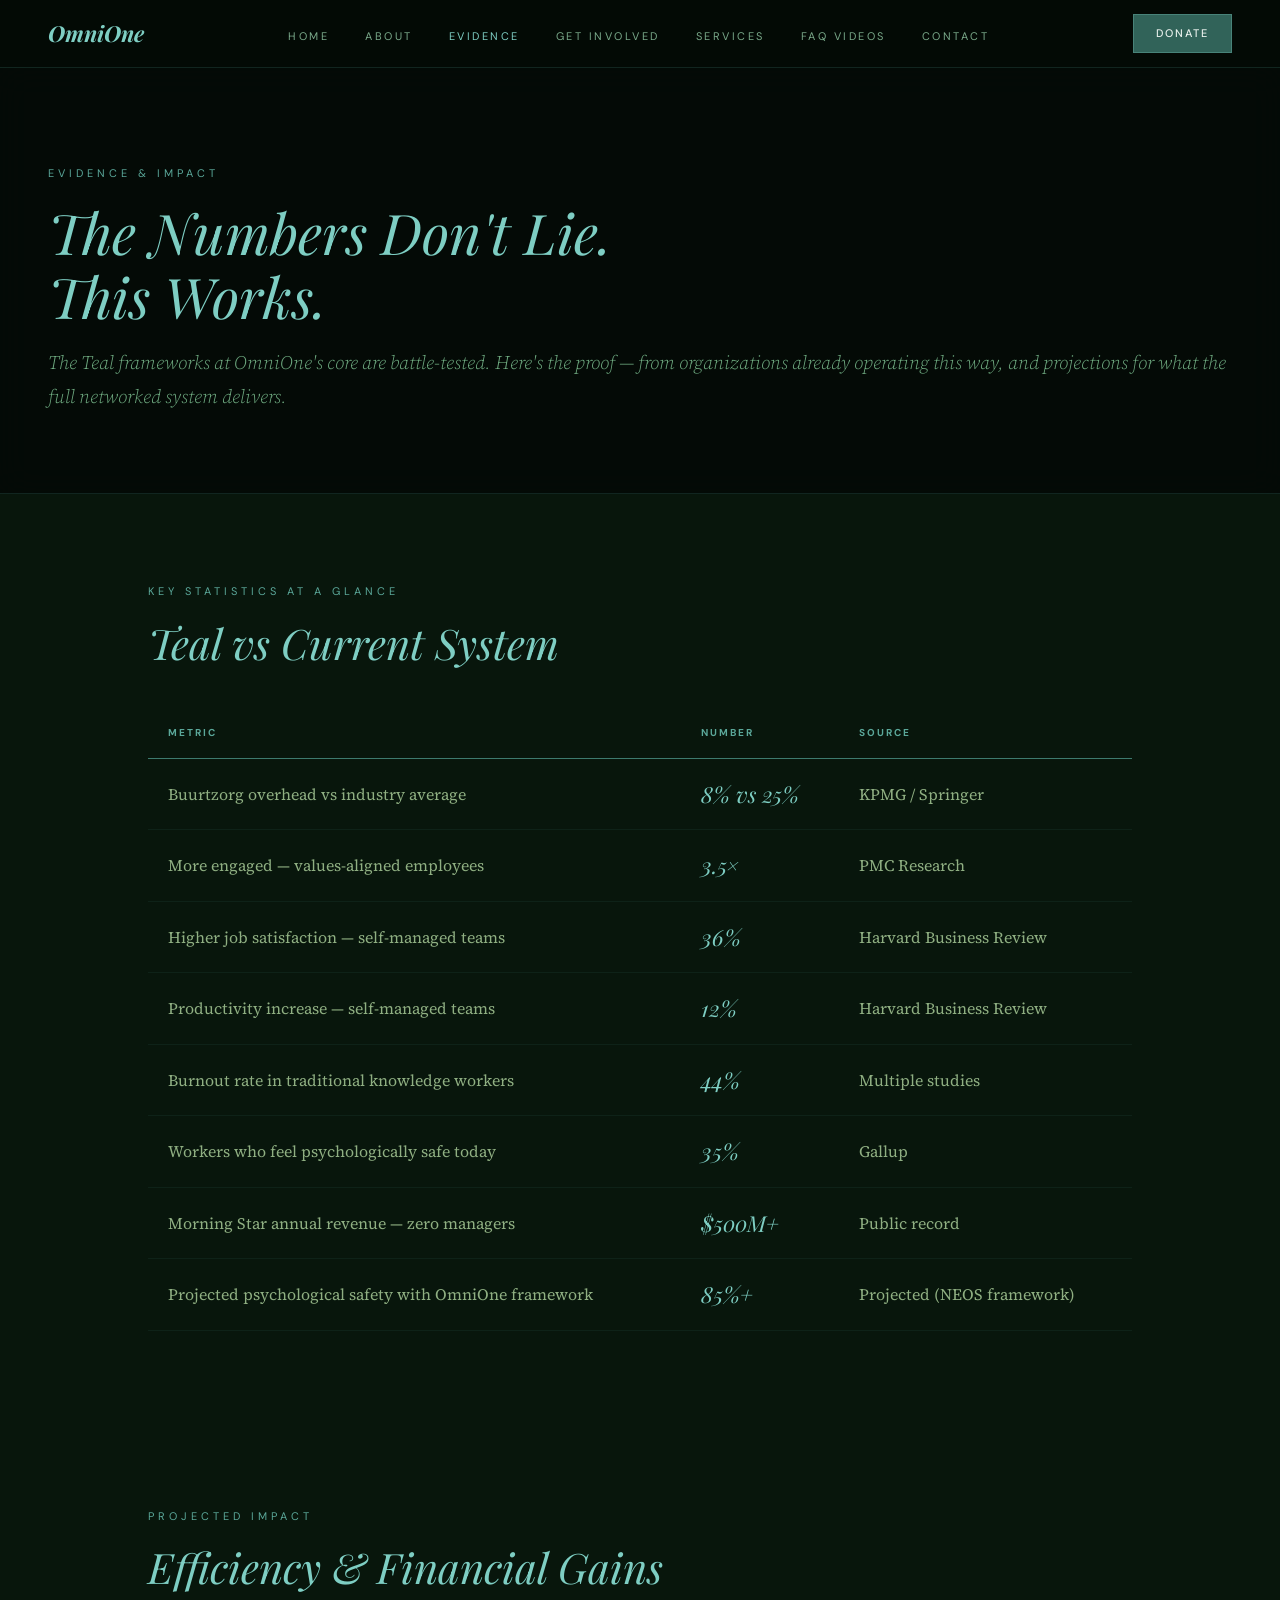
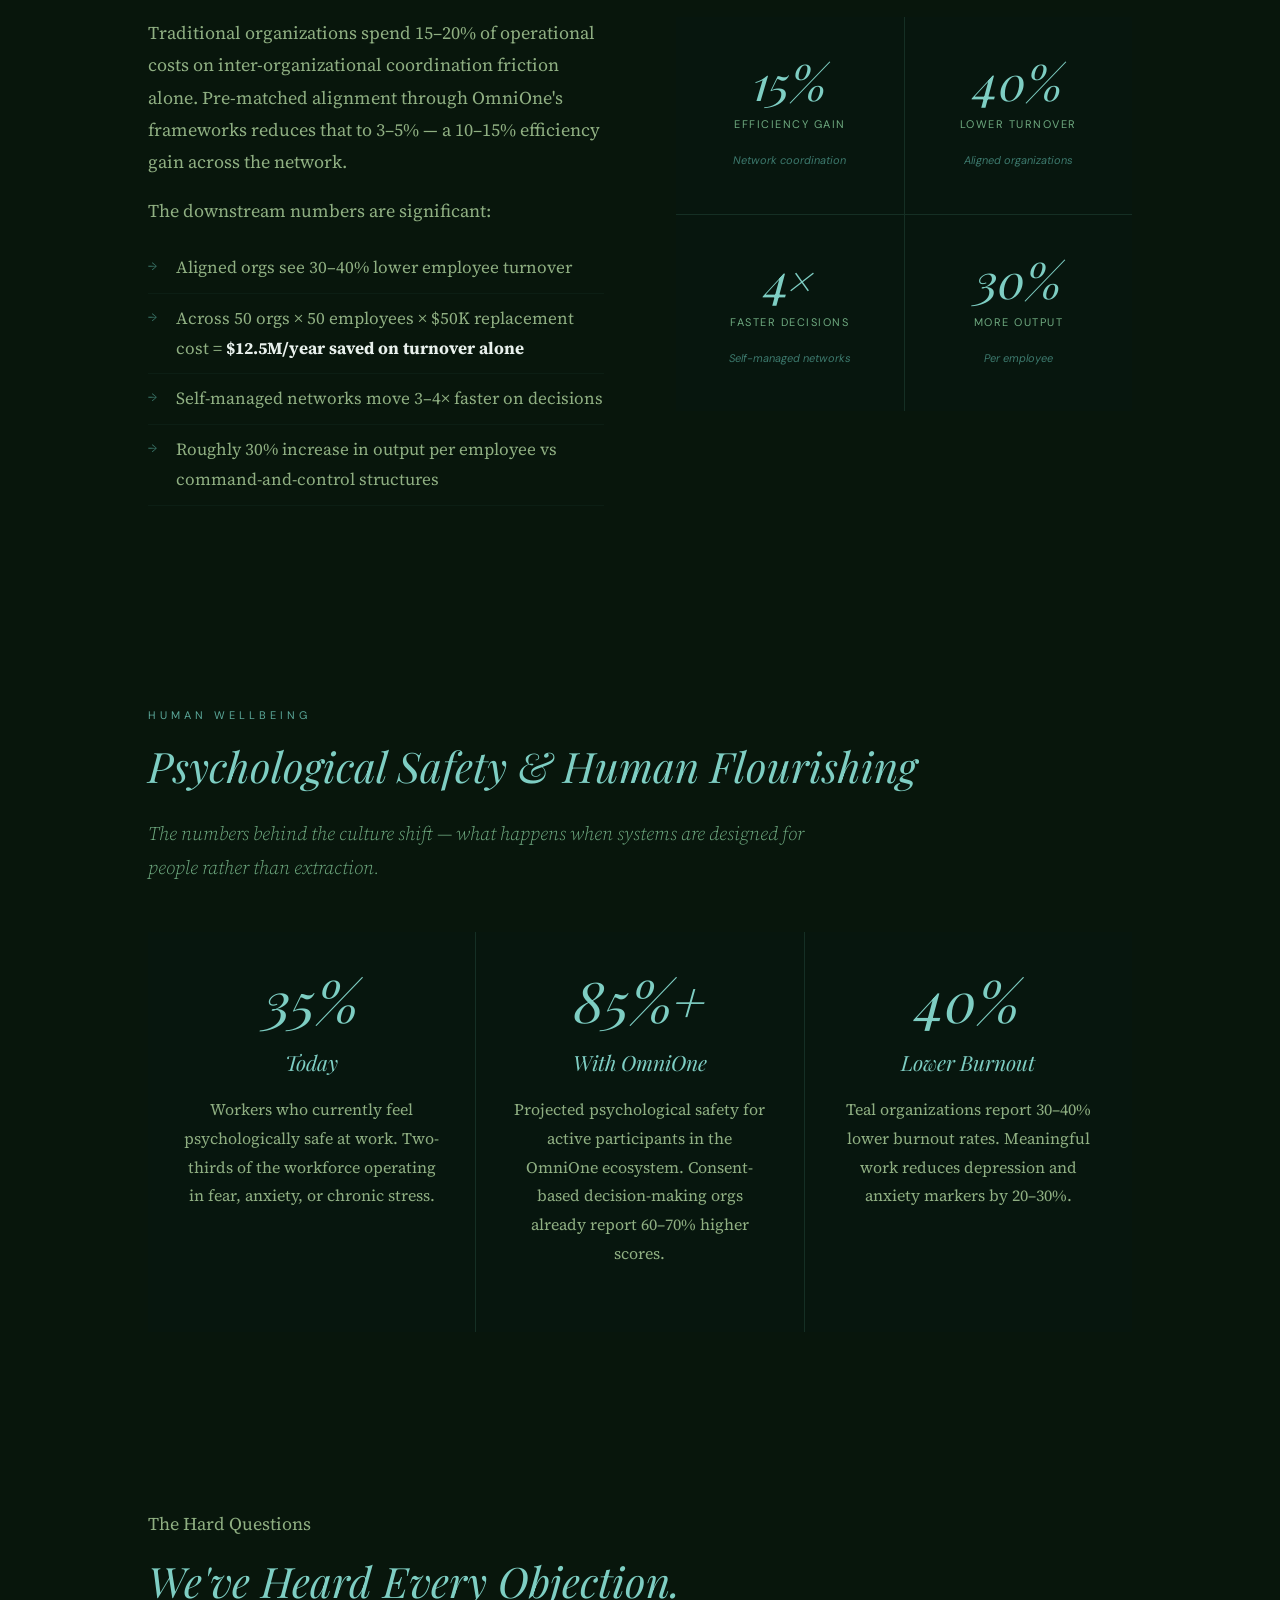
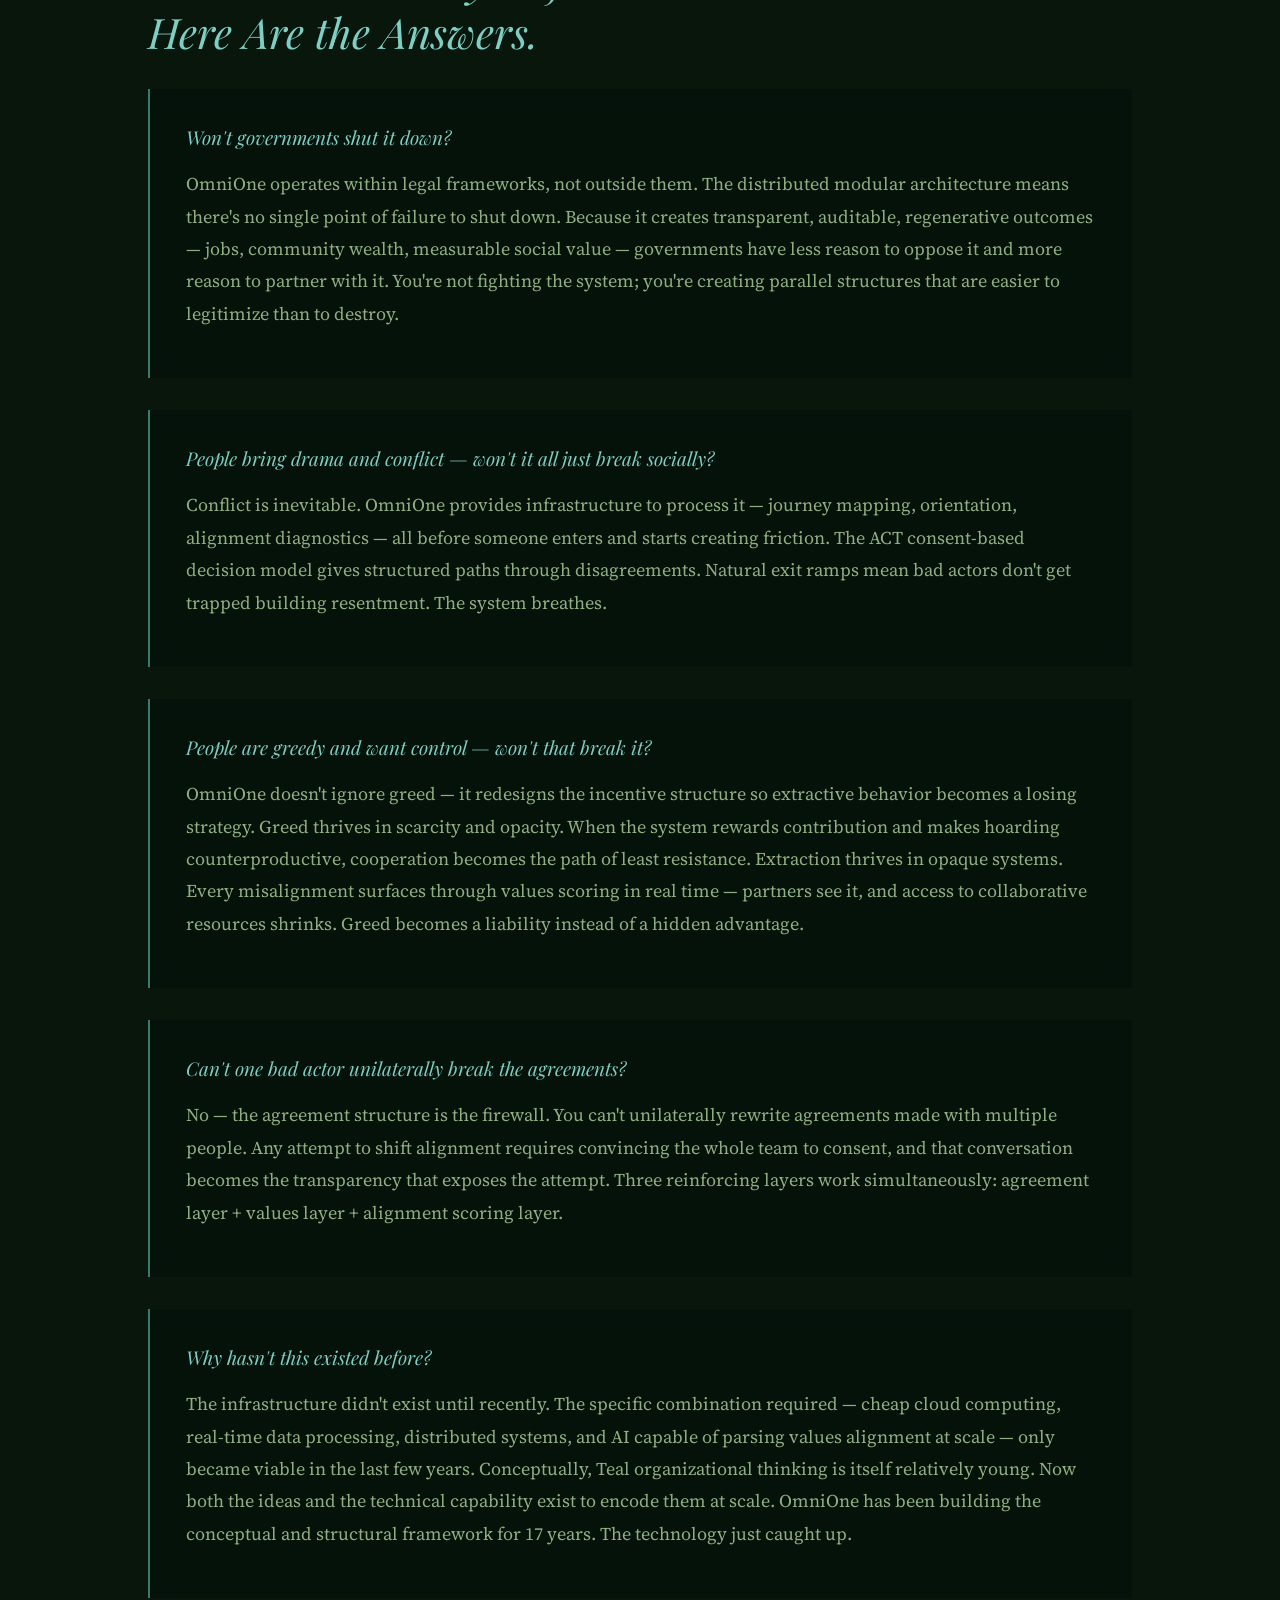
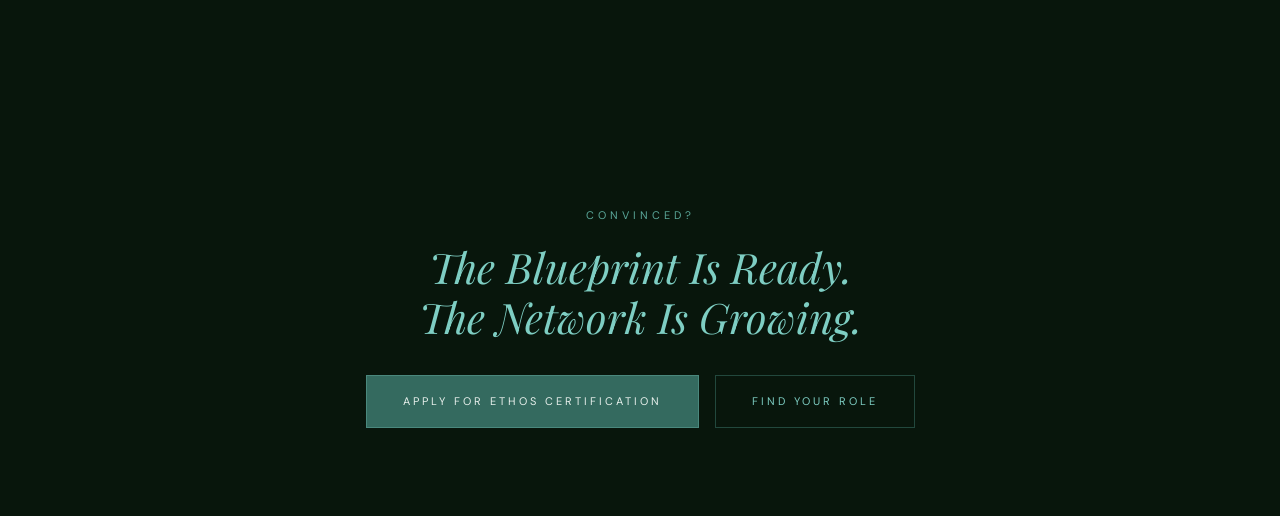
<file: evidence.html>
<!DOCTYPE html>
<html lang="en">
<head>
  <meta charset="UTF-8">
  <meta name="viewport" content="width=device-width, initial-scale=1.0">
  <title>Evidence & Impact — OmniOne</title>
  <link rel="stylesheet" href="style.css">
</head>
<body class="page">

<div class="page-header">
  <p class="eyebrow">Evidence &amp; Impact</p>
  <h1>The Numbers Don't Lie.<br><em>This Works.</em></h1>
  <p class="lead">The Teal frameworks at OmniOne's core are battle-tested. Here's the proof — from organizations already operating this way, and projections for what the full networked system delivers.</p>
</div>

<!-- STATS TABLE -->
<div class="section">
  <p class="eyebrow">Key Statistics at a Glance</p>
  <h2 class="section-title">Teal vs Current System</h2>
  <table class="evidence-table">
    <thead>
      <tr>
        <th>Metric</th>
        <th>Number</th>
        <th>Source</th>
      </tr>
    </thead>
    <tbody>
      <tr>
        <td>Buurtzorg overhead vs industry average</td>
        <td><span class="big-num">8% vs 25%</span></td>
        <td>KPMG / Springer</td>
      </tr>
      <tr>
        <td>More engaged — values-aligned employees</td>
        <td><span class="big-num">3.5×</span></td>
        <td>PMC Research</td>
      </tr>
      <tr>
        <td>Higher job satisfaction — self-managed teams</td>
        <td><span class="big-num">36%</span></td>
        <td>Harvard Business Review</td>
      </tr>
      <tr>
        <td>Productivity increase — self-managed teams</td>
        <td><span class="big-num">12%</span></td>
        <td>Harvard Business Review</td>
      </tr>
      <tr>
        <td>Burnout rate in traditional knowledge workers</td>
        <td><span class="big-num">44%</span></td>
        <td>Multiple studies</td>
      </tr>
      <tr>
        <td>Workers who feel psychologically safe today</td>
        <td><span class="big-num">35%</span></td>
        <td>Gallup</td>
      </tr>
      <tr>
        <td>Morning Star annual revenue — zero managers</td>
        <td><span class="big-num">$500M+</span></td>
        <td>Public record</td>
      </tr>
      <tr>
        <td>Projected psychological safety with OmniOne framework</td>
        <td><span class="big-num">85%+</span></td>
        <td>Projected (NEOS framework)</td>
      </tr>
    </tbody>
  </table>
</div>

<!-- EFFICIENCY & FINANCIAL -->
<div class="band">
  <div class="section">
    <p class="eyebrow">Projected Impact</p>
    <h2 class="section-title">Efficiency &amp; <em>Financial Gains</em></h2>
    <div class="two-col">
      <div>
        <p>Traditional organizations spend 15–20% of operational costs on inter-organizational coordination friction alone. Pre-matched alignment through OmniOne's frameworks reduces that to 3–5% — a 10–15% efficiency gain across the network.</p>
        <p>The downstream numbers are significant:</p>
        <ul class="styled-list">
          <li>Aligned orgs see 30–40% lower employee turnover</li>
          <li>Across 50 orgs × 50 employees × $50K replacement cost = <strong style="color:var(--cream);">$12.5M/year saved on turnover alone</strong></li>
          <li>Self-managed networks move 3–4× faster on decisions</li>
          <li>Roughly 30% increase in output per employee vs command-and-control structures</li>
        </ul>
      </div>
      <div>
        <div class="stat-grid" style="grid-template-columns:1fr 1fr;margin-top:0;">
          <div class="stat-item">
            <span class="stat-num">15%</span>
            <span class="stat-label">Efficiency gain</span>
            <span class="stat-source">Network coordination</span>
          </div>
          <div class="stat-item">
            <span class="stat-num">40%</span>
            <span class="stat-label">Lower turnover</span>
            <span class="stat-source">Aligned organizations</span>
          </div>
          <div class="stat-item">
            <span class="stat-num">4×</span>
            <span class="stat-label">Faster decisions</span>
            <span class="stat-source">Self-managed networks</span>
          </div>
          <div class="stat-item">
            <span class="stat-num">30%</span>
            <span class="stat-label">More output</span>
            <span class="stat-source">Per employee</span>
          </div>
        </div>
      </div>
    </div>
  </div>
</div>

<!-- PSYCHOLOGICAL WELLBEING -->
<div class="section">
  <p class="eyebrow">Human Wellbeing</p>
  <h2 class="section-title">Psychological Safety &amp; <em>Human Flourishing</em></h2>
  <p class="lead" style="max-width:700px;margin-bottom:48px;">The numbers behind the culture shift — what happens when systems are designed for people rather than extraction.</p>
  <div class="card-grid">
    <div class="card" style="text-align:center;">
      <span class="stat-num" style="font-size:56px;">35%</span>
      <h3 style="margin-top:16px;">Today</h3>
      <p>Workers who currently feel psychologically safe at work. Two-thirds of the workforce operating in fear, anxiety, or chronic stress.</p>
    </div>
    <div class="card" style="text-align:center;border-color:var(--teal);">
      <span class="stat-num" style="font-size:56px;">85%+</span>
      <h3 style="margin-top:16px;">With OmniOne</h3>
      <p>Projected psychological safety for active participants in the OmniOne ecosystem. Consent-based decision-making orgs already report 60–70% higher scores.</p>
    </div>
    <div class="card" style="text-align:center;">
      <span class="stat-num" style="font-size:56px;">40%</span>
      <h3 style="margin-top:16px;">Lower Burnout</h3>
      <p>Teal organizations report 30–40% lower burnout rates. Meaningful work reduces depression and anxiety markers by 20–30%.</p>
    </div>
  </div>
</div>

<!-- Q&A OBJECTIONS -->
<div class="band-earth">
  <div class="section">
    <p class="eyebrow-earth">The Hard Questions</p>
    <h2 class="section-title">We've Heard Every Objection.<br><em>Here Are the Answers.</em></h2>

    <div class="highlight" style="margin-bottom:24px;">
      <h3>Won't governments shut it down?</h3>
      <p>OmniOne operates within legal frameworks, not outside them. The distributed modular architecture means there's no single point of failure to shut down. Because it creates transparent, auditable, regenerative outcomes — jobs, community wealth, measurable social value — governments have less reason to oppose it and more reason to partner with it. You're not fighting the system; you're creating parallel structures that are easier to legitimize than to destroy.</p>
    </div>

    <div class="highlight" style="margin-bottom:24px;">
      <h3>People bring drama and conflict — won't it all just break socially?</h3>
      <p>Conflict is inevitable. OmniOne provides infrastructure to process it — journey mapping, orientation, alignment diagnostics — all before someone enters and starts creating friction. The ACT consent-based decision model gives structured paths through disagreements. Natural exit ramps mean bad actors don't get trapped building resentment. The system breathes.</p>
    </div>

    <div class="highlight" style="margin-bottom:24px;">
      <h3>People are greedy and want control — won't that break it?</h3>
      <p>OmniOne doesn't ignore greed — it redesigns the incentive structure so extractive behavior becomes a losing strategy. Greed thrives in scarcity and opacity. When the system rewards contribution and makes hoarding counterproductive, cooperation becomes the path of least resistance. Extraction thrives in opaque systems. Every misalignment surfaces through values scoring in real time — partners see it, and access to collaborative resources shrinks. Greed becomes a liability instead of a hidden advantage.</p>
    </div>

    <div class="highlight" style="margin-bottom:24px;">
      <h3>Can't one bad actor unilaterally break the agreements?</h3>
      <p>No — the agreement structure is the firewall. You can't unilaterally rewrite agreements made with multiple people. Any attempt to shift alignment requires convincing the whole team to consent, and that conversation becomes the transparency that exposes the attempt. Three reinforcing layers work simultaneously: agreement layer + values layer + alignment scoring layer.</p>
    </div>

    <div class="highlight">
      <h3>Why hasn't this existed before?</h3>
      <p>The infrastructure didn't exist until recently. The specific combination required — cheap cloud computing, real-time data processing, distributed systems, and AI capable of parsing values alignment at scale — only became viable in the last few years. Conceptually, Teal organizational thinking is itself relatively young. Now both the ideas and the technical capability exist to encode them at scale. OmniOne has been building the conceptual and structural framework for 17 years. The technology just caught up.</p>
    </div>
  </div>
</div>

<!-- CTA -->
<div class="section" style="text-align:center;">
  <p class="eyebrow">Convinced?</p>
  <h2 class="section-title" style="max-width:500px;margin:0 auto 32px;">The Blueprint Is <em>Ready</em>.<br>The Network Is Growing.</h2>
  <div style="display:flex;gap:16px;justify-content:center;flex-wrap:wrap;">
    <a class='btn btn-primary' href='/services'>Apply for ETHOS Certification</a>
    <a class='btn btn-outline' href='/get-involved'>Find Your Role</a>
  </div>
</div>

<script src="nav.js"></script>
</body>
</html>
</file>
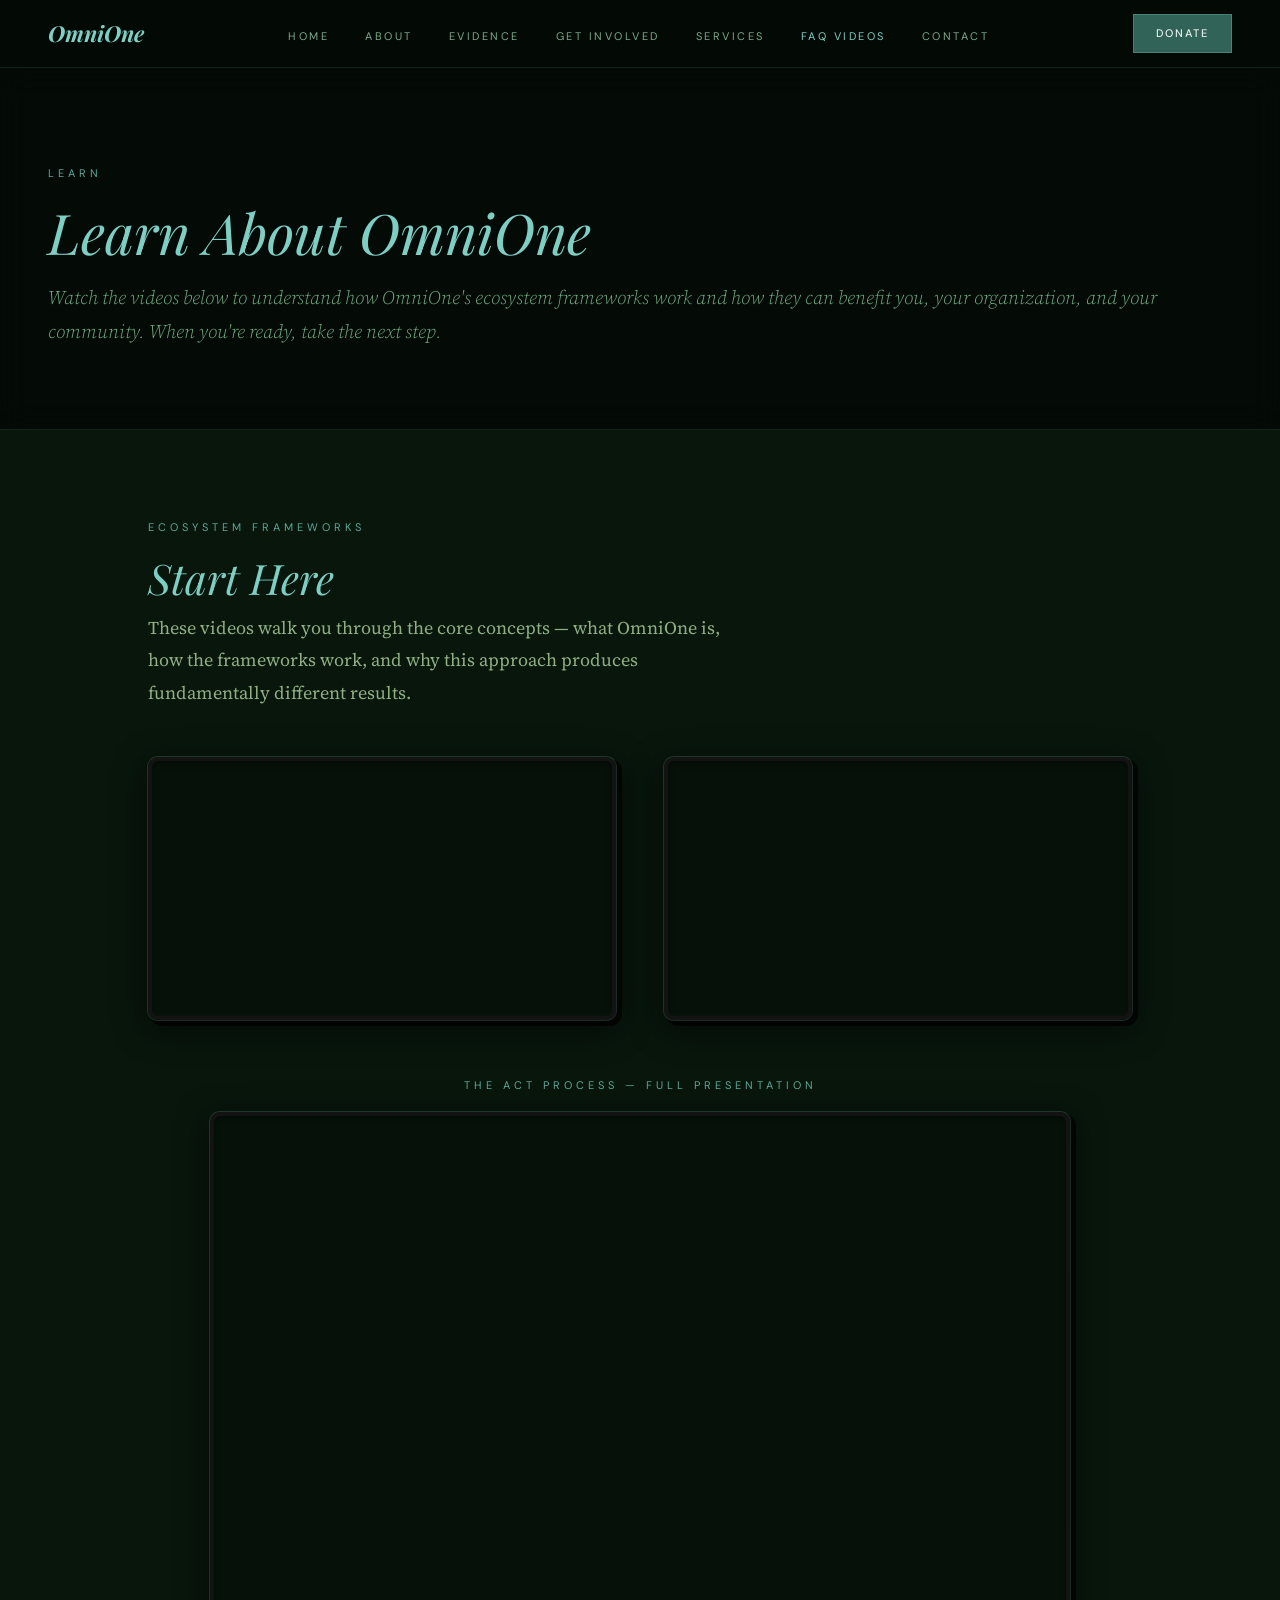
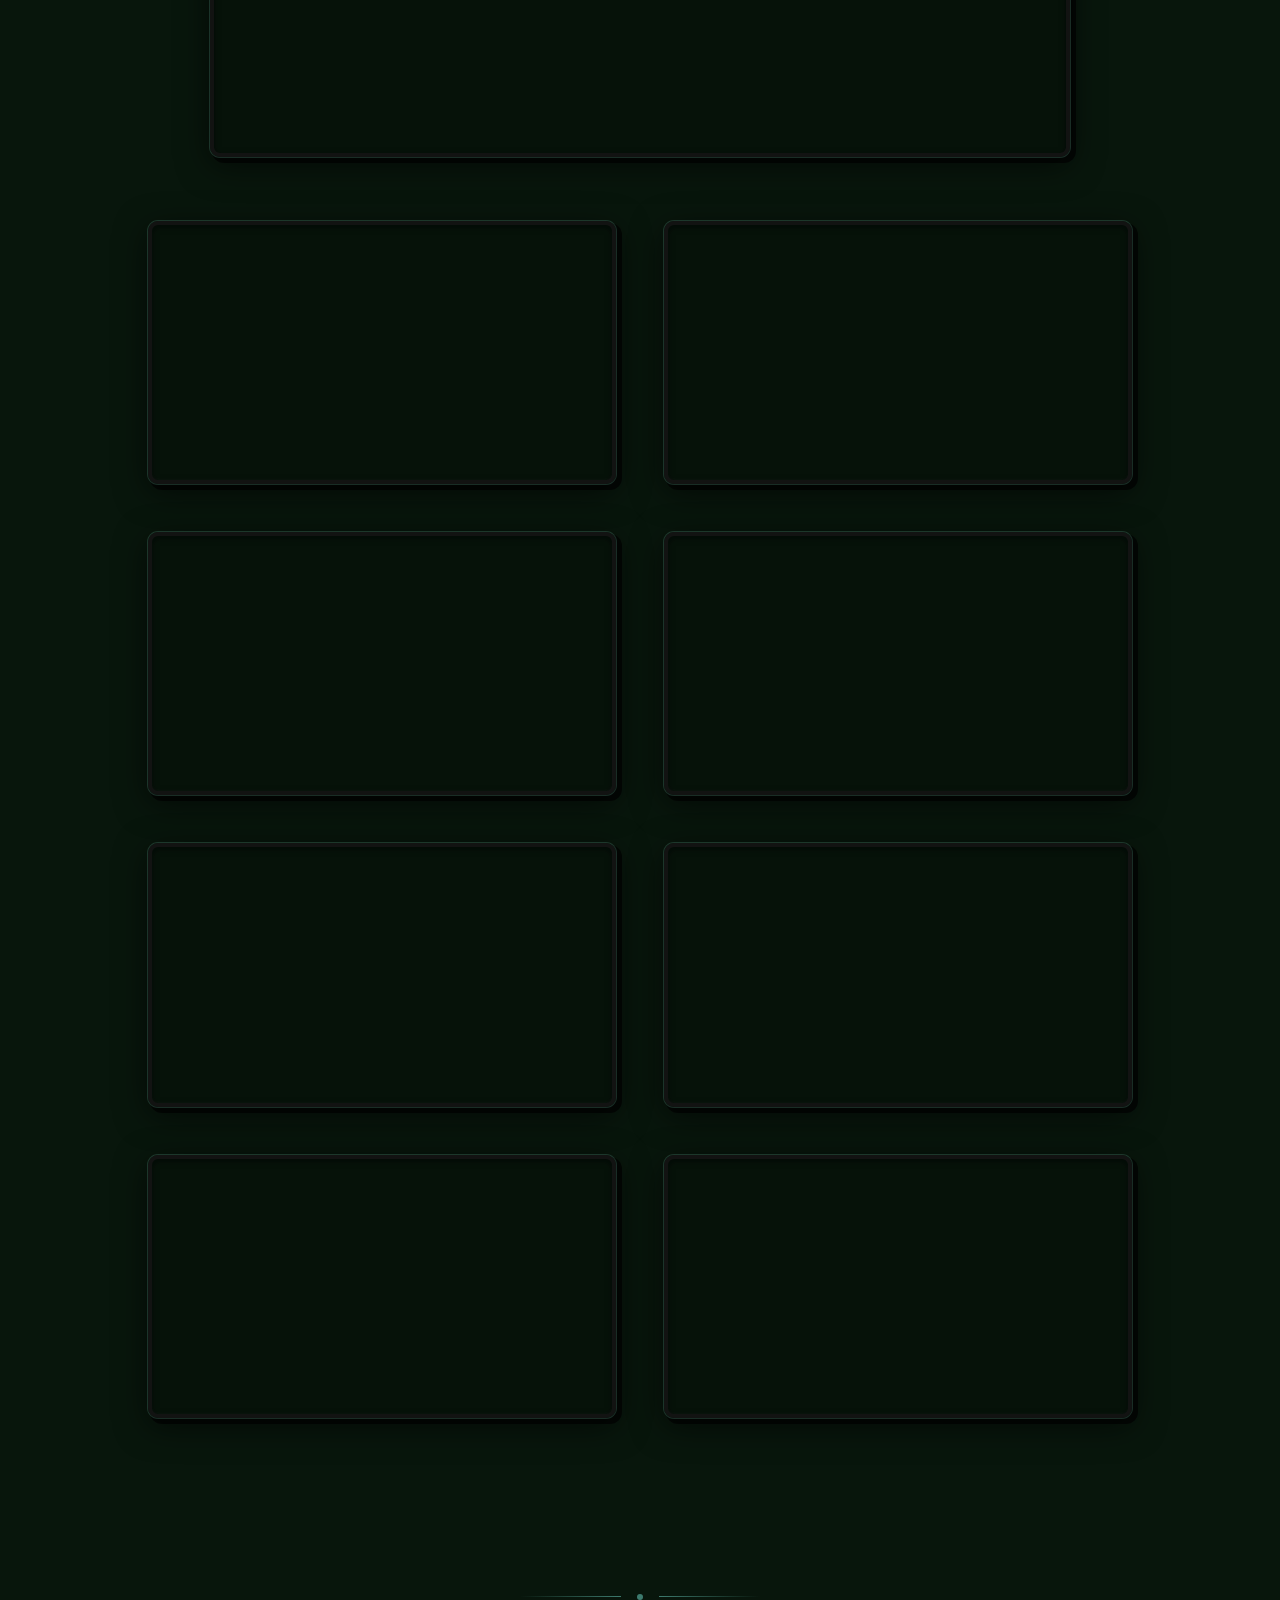
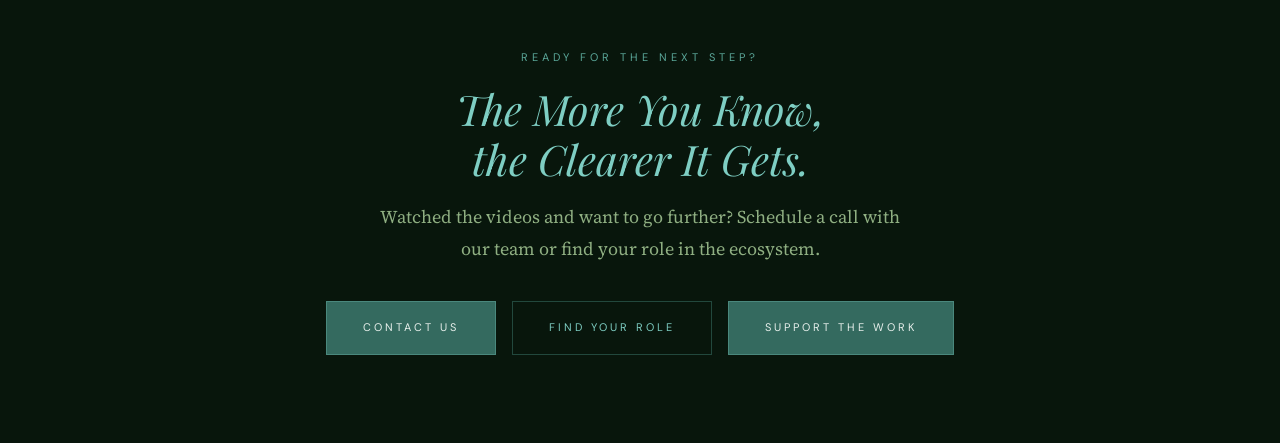
<file: faq.html>
<!DOCTYPE html>
<html lang="en">
<head>
  <meta charset="UTF-8">
  <meta name="viewport" content="width=device-width, initial-scale=1.0">
  <title>FAQ Videos — OmniOne</title>
  <link rel="stylesheet" href="style.css">
</head>
<body class="page">

<div class="page-header">
  <p class="eyebrow">Learn</p>
  <h1>Learn About <em>OmniOne</em></h1>
  <p class="lead">Watch the videos below to understand how OmniOne's ecosystem frameworks work and how they can benefit you, your organization, and your community. When you're ready, take the next step.</p>
</div>

<div class="section">
  <p class="eyebrow">Ecosystem Frameworks</p>
  <h2 class="section-title" style="margin-bottom:8px;">Start Here</h2>
  <p style="max-width:600px;margin-bottom:48px;">These videos walk you through the core concepts — what OmniOne is, how the frameworks work, and why this approach produces fundamentally different results.</p>

  <!-- First two videos: What is OmniOne + What is ACT -->
  <div class="video-grid" style="margin-bottom:56px;">

    <div class="video-slot">
      <iframe src="https://www.youtube.com/embed/gy3xo77pJVs"
        allow="accelerometer; autoplay; clipboard-write; encrypted-media; gyroscope; picture-in-picture"
        allowfullscreen></iframe>
    </div>

    <div class="video-slot">
      <iframe src="https://www.youtube.com/embed/qzyFDUCIpcI"
        allow="accelerometer; autoplay; clipboard-write; encrypted-media; gyroscope; picture-in-picture"
        allowfullscreen></iframe>
    </div>

  </div>

  <!-- ACT Presentation — centered scrollable PDF -->
  <div style="margin:0 auto 64px;max-width:860px;">
    <p class="eyebrow" style="text-align:center;margin-bottom:16px;">The ACT Process — Full Presentation</p>
    <div style="background:rgba(6,18,10,0.85);border:4px solid rgba(20,20,20,0.95);border-radius:10px;overflow:hidden;width:100%;aspect-ratio:4/3;box-shadow:0 0 0 1px rgba(80,140,120,0.3),4px 4px 0 2px rgba(0,0,0,0.7),0 8px 32px rgba(0,0,0,0.6),inset 0 2px 6px rgba(0,0,0,0.5)">
      <iframe
        src="https://drive.google.com/file/d/1Mo67uC6iIF67v_ANRz8MOxIprrVWzJ2s/preview"
        style="width:100%;height:100%;border:none;"
        allow="autoplay"
        allowfullscreen></iframe>
    </div>
  </div>

  <!-- Remaining 8 videos -->
  <div class="video-grid">

    <div class="video-slot">
      <iframe src="https://www.youtube.com/embed/g4Ww3OIO6PA"
        allow="accelerometer; autoplay; clipboard-write; encrypted-media; gyroscope; picture-in-picture"
        allowfullscreen></iframe>
    </div>

    <div class="video-slot">
      <iframe src="https://www.youtube.com/embed/kgFcsVWLhgE"
        allow="accelerometer; autoplay; clipboard-write; encrypted-media; gyroscope; picture-in-picture"
        allowfullscreen></iframe>
    </div>

    <div class="video-slot">
      <iframe src="https://www.youtube.com/embed/PKvvcUoaURw"
        allow="accelerometer; autoplay; clipboard-write; encrypted-media; gyroscope; picture-in-picture"
        allowfullscreen></iframe>
    </div>

    <div class="video-slot">
      <iframe src="https://www.youtube.com/embed/C0mRKXvQ630"
        allow="accelerometer; autoplay; clipboard-write; encrypted-media; gyroscope; picture-in-picture"
        allowfullscreen></iframe>
    </div>

    <div class="video-slot">
      <iframe src="https://www.youtube.com/embed/cFBhXM5tIas"
        allow="accelerometer; autoplay; clipboard-write; encrypted-media; gyroscope; picture-in-picture"
        allowfullscreen></iframe>
    </div>

    <div class="video-slot">
      <iframe src="https://www.youtube.com/embed/4tIEgd2bzR0"
        allow="accelerometer; autoplay; clipboard-write; encrypted-media; gyroscope; picture-in-picture"
        allowfullscreen></iframe>
    </div>

    <div class="video-slot">
      <iframe src="https://www.youtube.com/embed/o3RJJQ2VmOo"
        allow="accelerometer; autoplay; clipboard-write; encrypted-media; gyroscope; picture-in-picture"
        allowfullscreen></iframe>
    </div>

    <div class="video-slot">
      <iframe src="https://www.youtube.com/embed/tPN4Khh8PVI"
        allow="accelerometer; autoplay; clipboard-write; encrypted-media; gyroscope; picture-in-picture"
        allowfullscreen></iframe>
    </div>

  </div>
</div>

<!-- NEXT STEPS -->
<div class="section" style="text-align:center;">
  <div class="divider" style="max-width:240px;margin:0 auto 48px;">
    <div class="divider-line"></div>
    <div class="divider-node"></div>
    <div class="divider-line r"></div>
  </div>
  <p class="eyebrow">Ready for the Next Step?</p>
  <h2 class="section-title" style="max-width:500px;margin:0 auto 16px;">The More You Know,<br>the <em>Clearer</em> It Gets.</h2>
  <p style="max-width:520px;margin:0 auto 36px;">Watched the videos and want to go further? Schedule a call with our team or find your role in the ecosystem.</p>
  <div style="display:flex;gap:16px;justify-content:center;flex-wrap:wrap;">
    <a class='btn btn-primary' href='/contact' rel='noopener' target='_blank'>Contact Us</a>
    <a class='btn btn-outline' href='/get-involved'>Find Your Role</a>
    <a href="https://opencollective.com/omnione" class="btn btn-primary" target="_blank" rel="noopener">Support the Work</a>
  </div>
</div>

<script src="nav.js"></script>
</body>
</html>
</file>
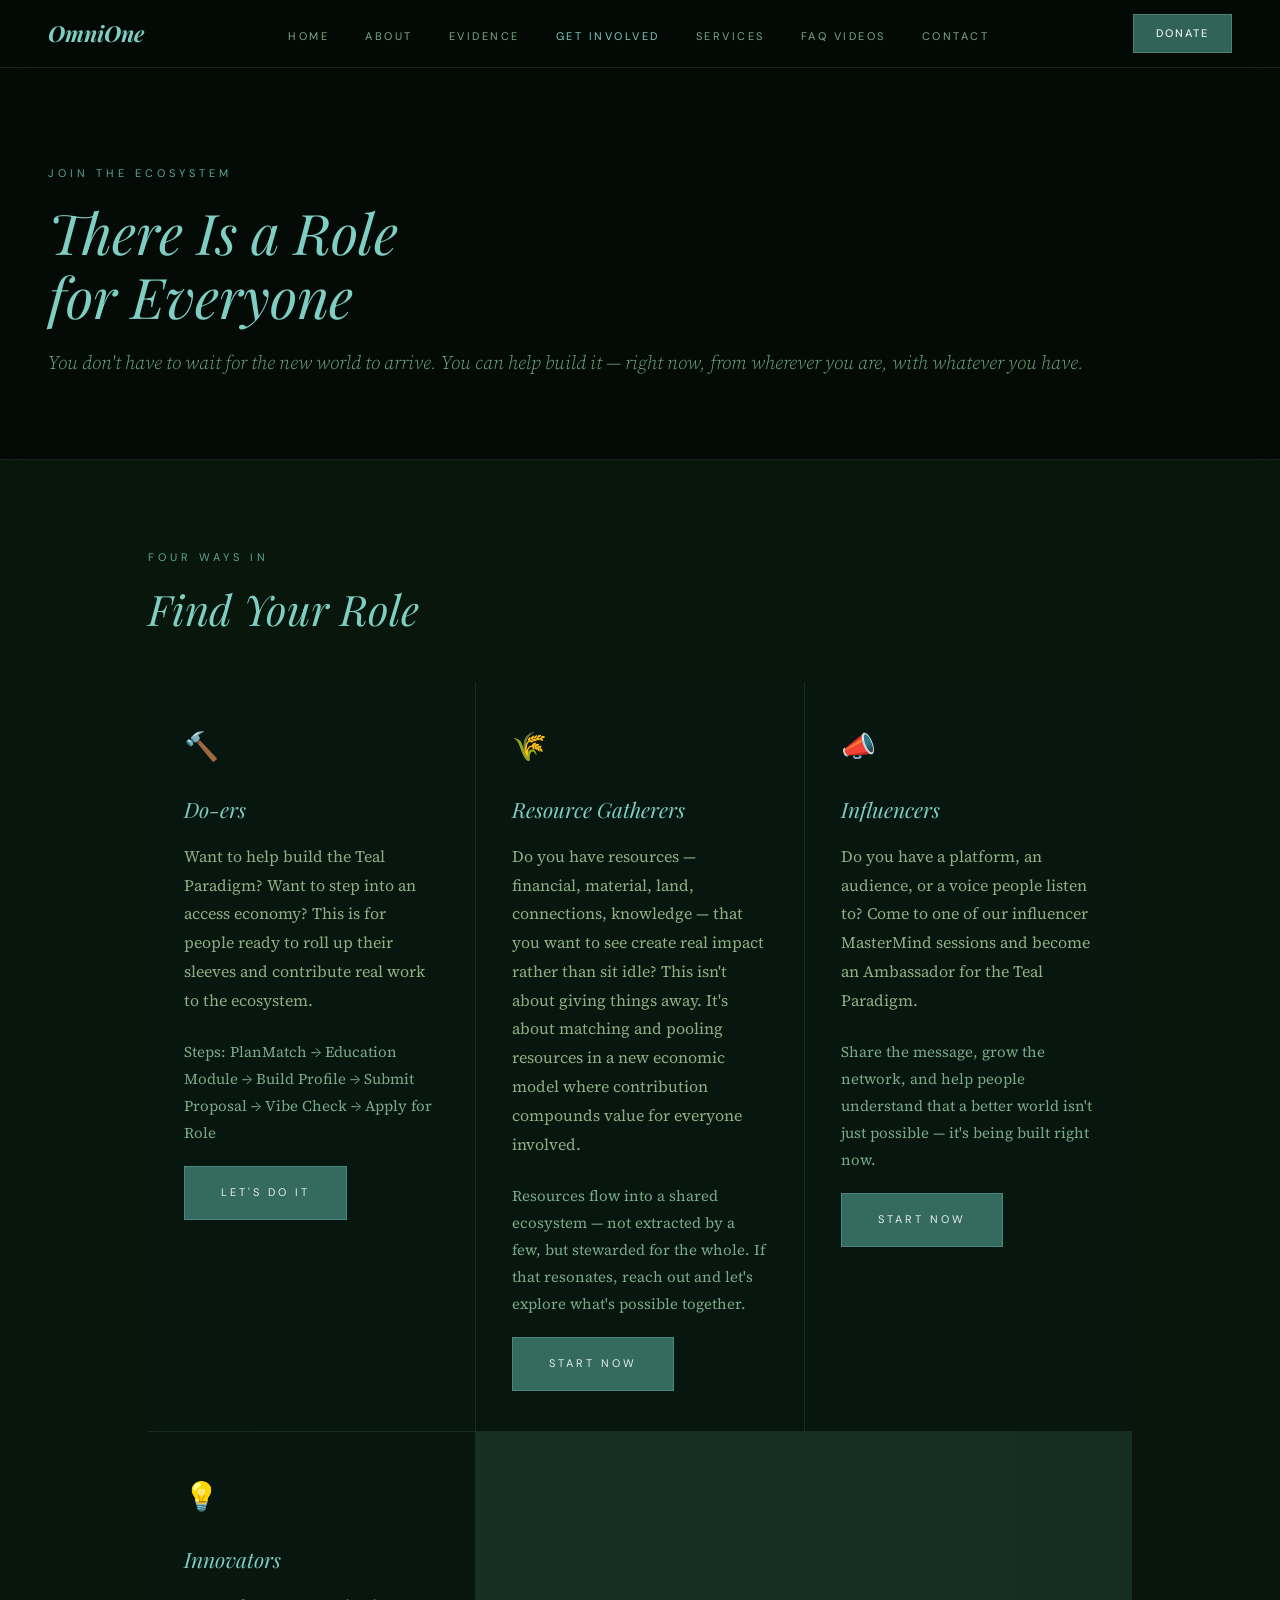
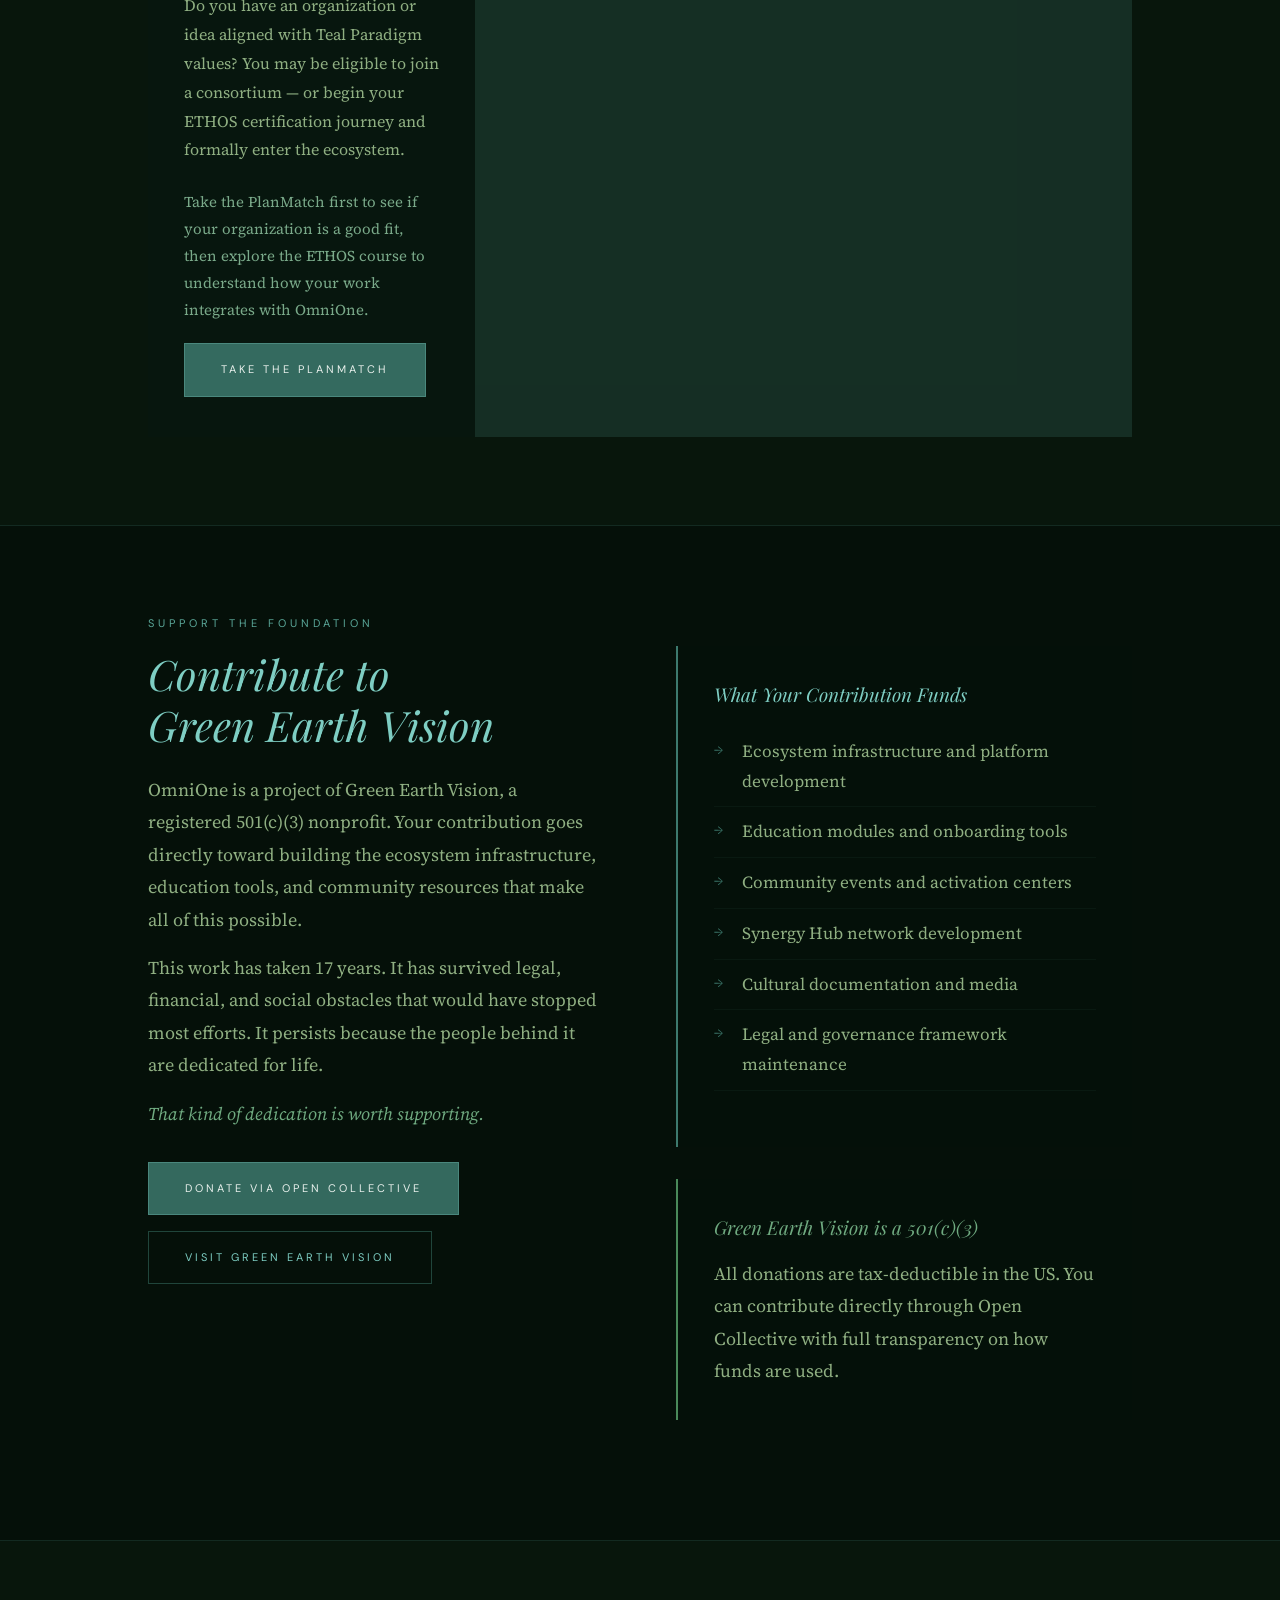
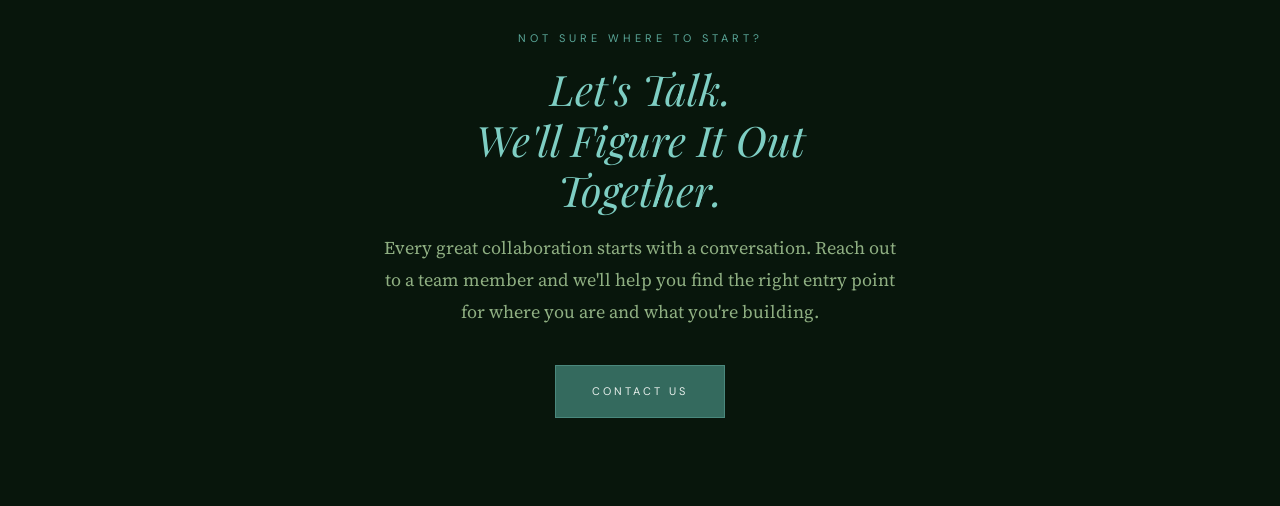
<file: get-involved.html>
<!DOCTYPE html>
<html lang="en">
<head>
  <meta charset="UTF-8">
  <meta name="viewport" content="width=device-width, initial-scale=1.0">
  <title>Get Involved — OmniOne</title>
  <link rel="stylesheet" href="style.css">
</head>
<body class="page">

<div class="page-header">
  <p class="eyebrow">Join the Ecosystem</p>
  <h1>There Is a Role<br>for Everyone</h1>
  <p class="lead">You don't have to wait for the new world to arrive. You can help build it — right now, from wherever you are, with whatever you have.</p>
</div>

<!-- FOUR PATHWAYS -->
<div class="open-section">
  <div class="section">
    <p class="eyebrow">Four Ways In</p>
    <h2 class="section-title">Find Your Role</h2>
    <div class="card-grid" style="grid-template-columns:repeat(auto-fit,minmax(260px,1fr));margin-top:48px;">

      <div class="card">
        <span class="card-icon">🔨</span>
        <h3>Do-ers</h3>
        <p>Want to help build the Teal Paradigm? Want to step into an access economy? This is for people ready to roll up their sleeves and contribute real work to the ecosystem.</p>
        <p style="font-size:15px;color:var(--cream-dim);margin-bottom:20px;">Steps: PlanMatch → Education Module → Build Profile → Submit Proposal → Vibe Check → Apply for Role</p>
        <a href="https://www.notion.so/omnione/Help-us-build-the-Ecosystem-a67451c694974cbab6388571607df5d1" class="btn btn-primary" target="_blank" rel="noopener">Let's Do It</a>
      </div>

      <div class="card">
        <span class="card-icon">🌾</span>
        <h3>Resource Gatherers</h3>
        <p>Do you have resources — financial, material, land, connections, knowledge — that you want to see create real impact rather than sit idle? This isn't about giving things away. It's about matching and pooling resources in a new economic model where contribution compounds value for everyone involved.</p>
        <p style="font-size:15px;color:var(--cream-dim);margin-bottom:20px;">Resources flow into a shared ecosystem — not extracted by a few, but stewarded for the whole. If that resonates, reach out and let's explore what's possible together.</p>
        <a class='btn btn-primary' href='/contact'>Start Now</a>
      </div>

      <div class="card">
        <span class="card-icon">📣</span>
        <h3>Influencers</h3>
        <p>Do you have a platform, an audience, or a voice people listen to? Come to one of our influencer MasterMind sessions and become an Ambassador for the Teal Paradigm.</p>
        <p style="font-size:15px;color:var(--cream-dim);margin-bottom:20px;">Share the message, grow the network, and help people understand that a better world isn't just possible — it's being built right now.</p>
        <a href="https://share.hsforms.com/1tPz67I-xQWm0ZGKlS5i7uw3ucj7" class="btn btn-primary" target="_blank" rel="noopener">Start Now</a>
      </div>

      <div class="card">
        <span class="card-icon">💡</span>
        <h3>Innovators</h3>
        <p>Do you have an organization or idea aligned with Teal Paradigm values? You may be eligible to join a consortium — or begin your ETHOS certification journey and formally enter the ecosystem.</p>
        <p style="font-size:15px;color:var(--cream-dim);margin-bottom:20px;">Take the PlanMatch first to see if your organization is a good fit, then explore the ETHOS course to understand how your work integrates with OmniOne.</p>
        <a href="https://share.hsforms.com/1GSWJmcNQQEKd2hLaldwexA3ucj7" class="btn btn-primary" target="_blank" rel="noopener">Take the PlanMatch</a>
      </div>

    </div>
  </div>
</div>

<!-- DONATE SECTION -->
<div class="glass-section">
  <div class="section">
    <div class="two-col">
      <div>
        <p class="eyebrow">Support the Foundation</p>
        <h2 class="section-title">Contribute to<br>Green Earth Vision</h2>
        <p>OmniOne is a project of Green Earth Vision, a registered 501(c)(3) nonprofit. Your contribution goes directly toward building the ecosystem infrastructure, education tools, and community resources that make all of this possible.</p>
        <p>This work has taken 17 years. It has survived legal, financial, and social obstacles that would have stopped most efforts. It persists because the people behind it are dedicated for life.</p>
        <p style="font-style:italic;color:var(--green-light);">That kind of dedication is worth supporting.</p>
        <div style="display:flex;gap:16px;flex-wrap:wrap;margin-top:32px;">
          <a href="https://opencollective.com/omnione" class="btn btn-primary" target="_blank" rel="noopener">Donate via Open Collective</a>
          <a href="https://www.greenearthvision.org" class="btn btn-outline" target="_blank" rel="noopener">Visit Green Earth Vision</a>
        </div>
      </div>
      <div>
        <div class="highlight">
          <h3>What Your Contribution Funds</h3>
          <ul class="styled-list">
            <li>Ecosystem infrastructure and platform development</li>
            <li>Education modules and onboarding tools</li>
            <li>Community events and activation centers</li>
            <li>Synergy Hub network development</li>
            <li>Cultural documentation and media</li>
            <li>Legal and governance framework maintenance</li>
          </ul>
        </div>
        <div class="highlight" style="margin-top:24px;border-left-color:var(--green);">
          <h3 style="color:var(--green-light);">Green Earth Vision is a 501(c)(3)</h3>
          <p style="margin-bottom:0;">All donations are tax-deductible in the US. You can contribute directly through Open Collective with full transparency on how funds are used.</p>
        </div>
      </div>
    </div>
  </div>
</div>

<!-- CONTACT CTA -->
<div class="open-section">
  <div class="section" style="text-align:center;">
    <p class="eyebrow">Not Sure Where to Start?</p>
    <h2 class="section-title" style="max-width:500px;margin:0 auto 16px;">Let's Talk.<br>We'll Figure It Out Together.</h2>
    <p style="max-width:520px;margin:0 auto 36px;">Every great collaboration starts with a conversation. Reach out to a team member and we'll help you find the right entry point for where you are and what you're building.</p>
    <a class='btn btn-primary' href='/contact'>Contact Us</a>
  </div>
</div>

<script src="nav.js"></script>
</body>
</html>
</file>
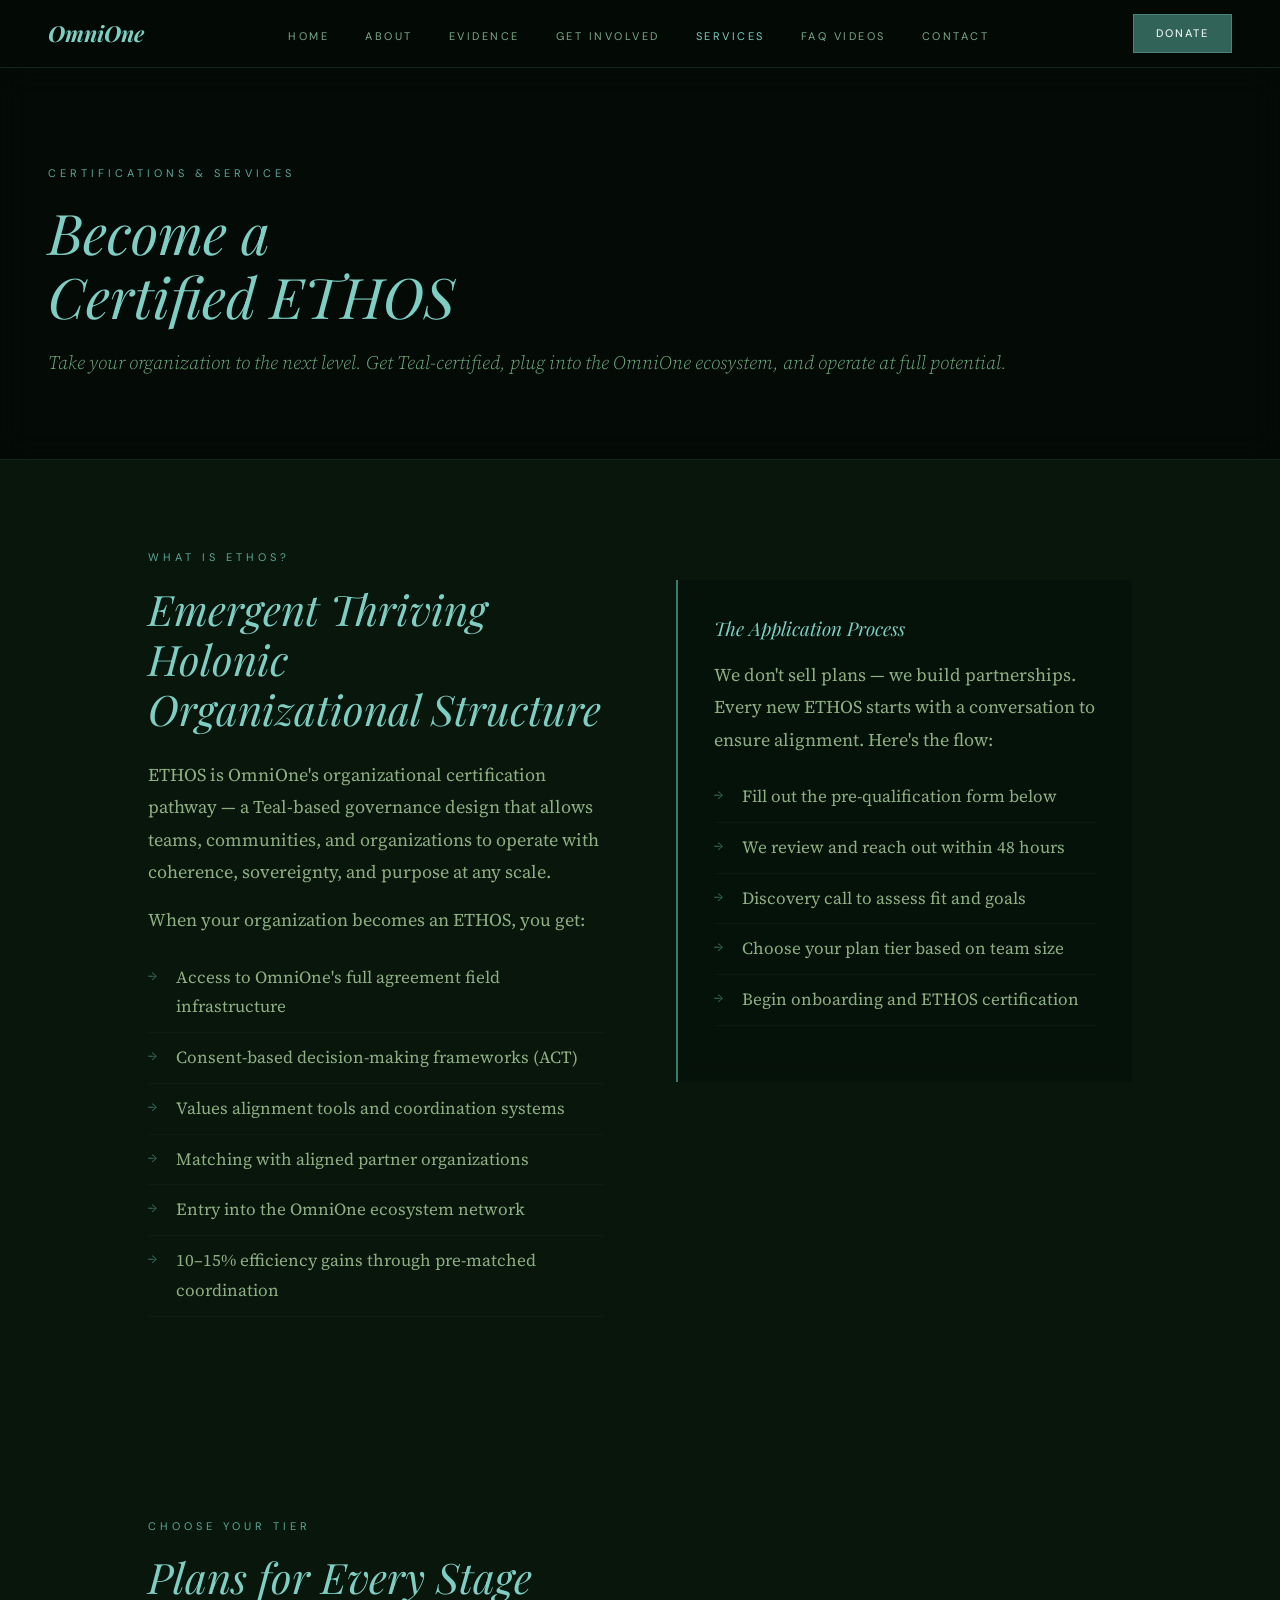
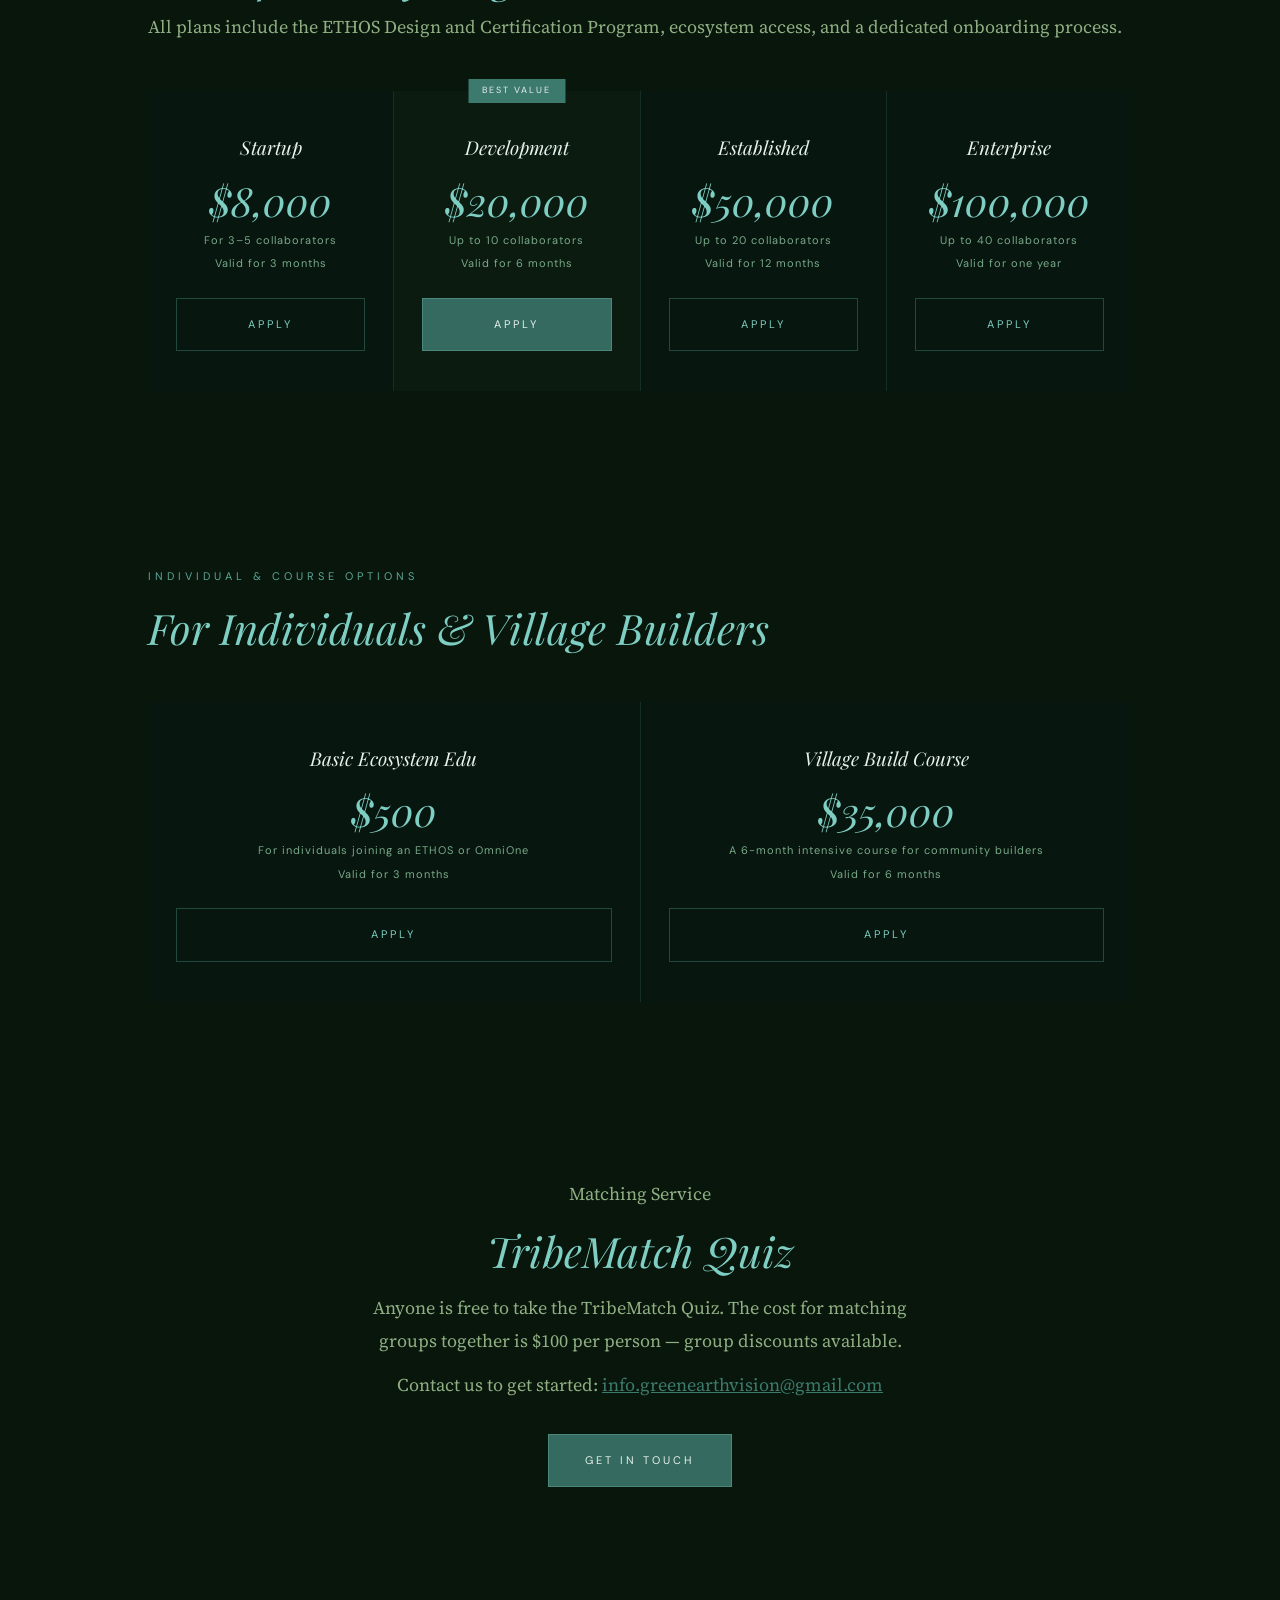
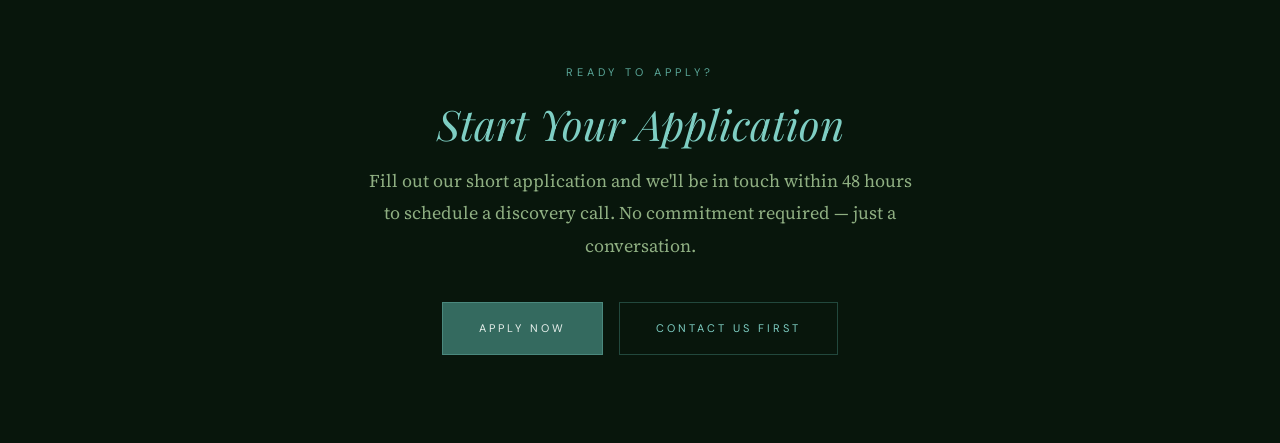
<file: services.html>
<!DOCTYPE html>
<html lang="en">
<head>
  <meta charset="UTF-8">
  <meta name="viewport" content="width=device-width, initial-scale=1.0">
  <title>Services — OmniOne</title>
  <link rel="stylesheet" href="style.css">
</head>
<body class="page">

<div class="page-header">
  <p class="eyebrow">Certifications &amp; Services</p>
  <h1>Become a<br><em>Certified ETHOS</em></h1>
  <p class="lead">Take your organization to the next level. Get Teal-certified, plug into the OmniOne ecosystem, and operate at full potential.</p>
</div>

<!-- ETHOS INTRO -->
<div class="section">
  <div class="two-col">
    <div>
      <p class="eyebrow">What Is ETHOS?</p>
      <h2 class="section-title">Emergent Thriving Holonic<br><em>Organizational Structure</em></h2>
      <p>ETHOS is OmniOne's organizational certification pathway — a Teal-based governance design that allows teams, communities, and organizations to operate with coherence, sovereignty, and purpose at any scale.</p>
      <p>When your organization becomes an ETHOS, you get:</p>
      <ul class="styled-list">
        <li>Access to OmniOne's full agreement field infrastructure</li>
        <li>Consent-based decision-making frameworks (ACT)</li>
        <li>Values alignment tools and coordination systems</li>
        <li>Matching with aligned partner organizations</li>
        <li>Entry into the OmniOne ecosystem network</li>
        <li>10–15% efficiency gains through pre-matched coordination</li>
      </ul>
    </div>
    <div>
      <div class="highlight">
        <h3>The Application Process</h3>
        <p>We don't sell plans — we build partnerships. Every new ETHOS starts with a conversation to ensure alignment. Here's the flow:</p>
        <ul class="styled-list">
          <li>Fill out the pre-qualification form below</li>
          <li>We review and reach out within 48 hours</li>
          <li>Discovery call to assess fit and goals</li>
          <li>Choose your plan tier based on team size</li>
          <li>Begin onboarding and ETHOS certification</li>
        </ul>
      </div>
    </div>
  </div>
</div>

<!-- PLANS -->
<div class="band">
  <div class="section">
    <p class="eyebrow">Choose Your Tier</p>
    <h2 class="section-title" style="margin-bottom:8px;">Plans for Every Stage</h2>
    <p style="margin-bottom:0;">All plans include the ETHOS Design and Certification Program, ecosystem access, and a dedicated onboarding process.</p>
    <div class="plans-grid">

      <div class="plan">
        <h3>Startup</h3>
        <div class="plan-price">$8,000</div>
        <p class="plan-meta">For 3–5 collaborators</p>
        <p class="plan-meta">Valid for 3 months</p>
        <a href="https://3ucj7.share.hsforms.com/2oIPh_93fSSGm3wFJvIJyjg" target="_blank" rel="noopener" class="btn btn-outline" style="margin-top:20px;width:100%;text-align:center;">Apply</a>
      </div>

      <div class="plan featured">
        <div class="plan-badge">Best Value</div>
        <h3>Development</h3>
        <div class="plan-price">$20,000</div>
        <p class="plan-meta">Up to 10 collaborators</p>
        <p class="plan-meta">Valid for 6 months</p>
        <a href="https://3ucj7.share.hsforms.com/2oIPh_93fSSGm3wFJvIJyjg" target="_blank" rel="noopener" class="btn btn-primary" style="margin-top:20px;width:100%;text-align:center;">Apply</a>
      </div>

      <div class="plan">
        <h3>Established</h3>
        <div class="plan-price">$50,000</div>
        <p class="plan-meta">Up to 20 collaborators</p>
        <p class="plan-meta">Valid for 12 months</p>
        <a href="https://3ucj7.share.hsforms.com/2oIPh_93fSSGm3wFJvIJyjg" target="_blank" rel="noopener" class="btn btn-outline" style="margin-top:20px;width:100%;text-align:center;">Apply</a>
      </div>

      <div class="plan">
        <h3>Enterprise</h3>
        <div class="plan-price">$100,000</div>
        <p class="plan-meta">Up to 40 collaborators</p>
        <p class="plan-meta">Valid for one year</p>
        <a href="https://3ucj7.share.hsforms.com/2oIPh_93fSSGm3wFJvIJyjg" target="_blank" rel="noopener" class="btn btn-outline" style="margin-top:20px;width:100%;text-align:center;">Apply</a>
      </div>

    </div>
  </div>
</div>

<!-- INDIVIDUAL / COURSE OPTIONS -->
<div class="section">
  <p class="eyebrow">Individual &amp; Course Options</p>
  <h2 class="section-title">For Individuals &amp; <em>Village Builders</em></h2>
  <div class="plans-grid" style="grid-template-columns:repeat(auto-fit,minmax(260px,1fr));">

    <div class="plan">
      <h3>Basic Ecosystem Edu</h3>
      <div class="plan-price">$500</div>
      <p class="plan-meta">For individuals joining an ETHOS or OmniOne</p>
      <p class="plan-meta">Valid for 3 months</p>
      <a href="https://3ucj7.share.hsforms.com/2oIPh_93fSSGm3wFJvIJyjg" target="_blank" rel="noopener" class="btn btn-outline" style="margin-top:20px;width:100%;text-align:center;">Apply</a>
    </div>

    <div class="plan">
      <h3>Village Build Course</h3>
      <div class="plan-price">$35,000</div>
      <p class="plan-meta">A 6-month intensive course for community builders</p>
      <p class="plan-meta">Valid for 6 months</p>
      <a href="https://3ucj7.share.hsforms.com/2oIPh_93fSSGm3wFJvIJyjg" target="_blank" rel="noopener" class="btn btn-outline" style="margin-top:20px;width:100%;text-align:center;">Apply</a>
    </div>

  </div>
</div>

<!-- TRIBEMATCH -->
<div class="band-earth">
  <div class="section" style="text-align:center;">
    <p class="eyebrow-earth">Matching Service</p>
    <h2 class="section-title" style="max-width:500px;margin:0 auto 16px;">TribeMatch Quiz</h2>
    <p style="max-width:560px;margin:0 auto 12px;">Anyone is free to take the TribeMatch Quiz. The cost for matching groups together is $100 per person — group discounts available.</p>
    <p style="max-width:560px;margin:0 auto 32px;">Contact us to get started: <a href="mailto:info.greenearthvision@gmail.com" style="color:var(--teal);">info.greenearthvision@gmail.com</a></p>
    <a href="mailto:info.greenearthvision@gmail.com" class="btn btn-primary">Get in Touch</a>
  </div>
</div>

<!-- APPLY CTA -->
<div class="section" id="apply" style="text-align:center;">
  <p class="eyebrow">Ready to Apply?</p>
  <h2 class="section-title" style="max-width:500px;margin:0 auto 16px;">Start Your <em>Application</em></h2>
  <p style="max-width:560px;margin:0 auto 40px;">Fill out our short application and we'll be in touch within 48 hours to schedule a discovery call. No commitment required — just a conversation.</p>
  <div style="display:flex;gap:16px;justify-content:center;flex-wrap:wrap;">
    <a href="https://3ucj7.share.hsforms.com/2oIPh_93fSSGm3wFJvIJyjg" class="btn btn-primary" target="_blank" rel="noopener">Apply Now</a>
    <a class='btn btn-outline' href='/contact'>Contact Us First</a>
  </div>
</div>

<script src="nav.js"></script>
</body>
</html>
</file>
<file: style.css>
@import url('https://fonts.googleapis.com/css2?family=Playfair+Display:ital,wght@0,400;0,600;0,700;0,900;1,400;1,600;1,700&family=Source+Serif+4:ital,opsz,wght@0,8..60,300;0,8..60,400;0,8..60,600;1,8..60,300;1,8..60,400&family=DM+Sans:wght@300;400;500&display=swap');

:root {
  --forest:       #08160C;
  --forest-mid:   #0D1F12;
  --teal:         #3D7A6E;
  --teal-light:   #5BA89A;
  --teal-bright:  #7ECEC3;
  --green:        #4A8A5A;
  --green-light:  #6FAA80;
  --green-dim:    #3A6A48;
  --cream:        #E8F0EC;
  --cream-dim:    #7AAA8A;
  --text:         #8FAF82;
  --border:       rgba(61,122,110,0.25);
  --border-light: rgba(126,206,195,0.15);
  --glass:        rgba(6,16,10,0.78);
  --glass-light:  rgba(8,22,14,0.55);
}

*, *::before, *::after { margin:0; padding:0; box-sizing:border-box; }
html { scroll-behavior:smooth; }

body {
  background-color: var(--forest);
  color: var(--text);
  font-family: 'Source Serif 4', Georgia, serif;
  font-size: 18px;
  line-height: 1.75;
  min-height: 100vh;
  overflow-x: hidden;
  position: relative;
}

body::before {
  content: '';
  position: fixed;
  inset: 0;
  background-image: url('https://images.unsplash.com/photo-1505118380757-91f5f5632de0?w=1600&q=80');
  background-size: cover;
  background-position: center 60%;
  background-attachment: fixed;
  opacity: 0.15;
  z-index: 0;
  pointer-events: none;
}

/* NAV */
nav {
  position: fixed;
  top: 0; left: 0; right: 0;
  z-index: 100;
  background: rgba(4,10,6,0.94);
  backdrop-filter: blur(20px);
  border-bottom: 1px solid var(--border);
  padding: 0 48px;
  display: flex;
  align-items: center;
  justify-content: space-between;
  height: 68px;
}

.nav-logo {
  font-family: 'Playfair Display', serif;
  font-size: 22px;
  font-weight: 700;
  font-style: italic;
  color: var(--teal-bright);
  text-decoration: none;
}

.nav-links {
  display: flex;
  align-items: center;
  gap: 36px;
  list-style: none;
}

.nav-links a {
  font-family: 'DM Sans', sans-serif;
  font-size: 11px;
  letter-spacing: 2.5px;
  text-transform: uppercase;
  color: var(--cream-dim);
  text-decoration: none;
  transition: color 0.25s;
}

.nav-links a:hover, .nav-links a.active { color: var(--teal-bright); }

.nav-cta {
  font-family: 'DM Sans', sans-serif;
  font-size: 11px;
  letter-spacing: 2px;
  text-transform: uppercase;
  font-weight: 500;
  color: var(--cream);
  background: rgba(61,122,110,0.8);
  border: 1px solid rgba(126,206,195,0.3);
  padding: 9px 22px;
  text-decoration: none;
  transition: all 0.25s;
}

.nav-cta:hover { background: var(--teal); }

/* PAGE */
.page { padding-top: 68px; position: relative; z-index: 1; }

/* HERO */
.hero {
  position: relative;
  min-height: 95vh;
  display: flex;
  flex-direction: column;
  align-items: center;
  justify-content: center;
  text-align: center;
  padding: 100px 48px 80px;
  overflow: hidden;
}

.hero-bg {
  position: absolute;
  inset: 0;
  background-image: url('https://images.unsplash.com/photo-1505118380757-91f5f5632de0?w=1600&q=80');
  background-size: cover;
  background-position: center 60%;
}

.hero-overlay {
  position: absolute;
  inset: 0;
  background: linear-gradient(180deg, rgba(4,10,6,0.92) 0%, rgba(6,18,10,0.68) 45%, rgba(4,10,6,0.95) 100%);
}

.hero-content { position: relative; z-index: 2; max-width: 760px; }

.hero-eyebrow {
  font-family: 'DM Sans', sans-serif;
  font-size: 11px;
  letter-spacing: 5px;
  text-transform: uppercase;
  color: var(--teal-light);
  margin-bottom: 32px;
}

.hero h1 {
  font-family: 'Playfair Display', serif;
  font-size: clamp(44px, 7vw, 72px);
  font-weight: 400;
  font-style: italic;
  line-height: 1.05;
  color: var(--teal-bright);
  margin-bottom: 20px;
  letter-spacing: -0.5px;
}

.hero-line {
  width: 60px;
  height: 1px;
  background: rgba(61,122,110,0.5);
  margin: 0 auto 24px;
}

.hero-tagline {
  font-size: clamp(15px, 2.2vw, 18px);
  color: var(--green-light);
  margin-bottom: 52px;
  line-height: 1.8;
  font-weight: 300;
  max-width: 560px;
  margin-left: auto;
  margin-right: auto;
}

.hero-stats {
  display: grid;
  grid-template-columns: repeat(4,1fr);
  max-width: 580px;
  margin: 0 auto 56px;
}

.hero-stat { text-align: center; padding: 0 12px; }
.hero-stat + .hero-stat { border-left: 1px solid rgba(61,122,110,0.3); }

.hero-stat-num {
  font-family: 'Playfair Display', serif;
  font-size: 32px;
  font-weight: 300;
  font-style: italic;
  color: var(--teal-bright);
  line-height: 1;
  display: block;
  margin-bottom: 8px;
}

.hero-stat-label {
  font-family: 'DM Sans', sans-serif;
  font-size: 9px;
  letter-spacing: 2px;
  text-transform: uppercase;
  color: var(--green-dim);
  display: block;
  line-height: 1.4;
}

.hero-ctas { display: flex; gap: 14px; justify-content: center; flex-wrap: wrap; }

.scroll-hint {
  position: absolute;
  bottom: 32px;
  left: 50%;
  transform: translateX(-50%);
  display: flex;
  flex-direction: column;
  align-items: center;
  gap: 10px;
  z-index: 2;
}

.scroll-hint span {
  font-family: 'DM Sans', sans-serif;
  font-size: 9px;
  letter-spacing: 3px;
  text-transform: uppercase;
  color: var(--teal);
  opacity: 0.7;
}

.scroll-line {
  width: 1px;
  height: 44px;
  background: linear-gradient(to bottom, var(--teal), transparent);
  animation: scroll-pulse 2s ease-in-out infinite;
}

@keyframes scroll-pulse {
  0%,100% { opacity:0.4; }
  50% { opacity:1; }
}

/* GLASS SECTIONS */
.glass-section {
  background: var(--glass);
  backdrop-filter: blur(14px);
  border-top: 1px solid var(--border);
  border-bottom: 1px solid var(--border);
  position: relative;
  z-index: 1;
}

.glass-light-section {
  background: var(--glass-light);
  backdrop-filter: blur(8px);
  border-top: 1px solid var(--border-light);
  border-bottom: 1px solid var(--border-light);
  position: relative;
  z-index: 1;
}

.open-section {
  background: transparent;
  position: relative;
  z-index: 1;
}

/* SECTIONS */
.section { padding: 88px 48px; max-width: 1080px; margin: 0 auto; }
.section-full { padding: 88px 48px; position: relative; z-index: 1; }
.section-inner { max-width: 1080px; margin: 0 auto; }

/* TYPOGRAPHY */
.eyebrow {
  font-family: 'DM Sans', sans-serif;
  font-size: 11px;
  letter-spacing: 4px;
  text-transform: uppercase;
  color: var(--teal-light);
  margin-bottom: 16px;
}

h2.section-title {
  font-family: 'Playfair Display', serif;
  font-size: clamp(28px, 4vw, 42px);
  font-weight: 400;
  font-style: italic;
  color: var(--teal-bright);
  line-height: 1.2;
  margin-bottom: 24px;
}

h3.sub-title {
  font-family: 'Playfair Display', serif;
  font-size: clamp(20px, 2.5vw, 26px);
  font-weight: 400;
  font-style: italic;
  color: var(--teal-light);
  margin-bottom: 16px;
}

p { color: var(--text); font-size: 18px; line-height: 1.8; margin-bottom: 16px; }
p.lead { font-size: 19px; color: var(--green-light); font-style: italic; font-weight: 300; }

/* BUTTONS */
.btn {
  display: inline-block;
  font-family: 'DM Sans', sans-serif;
  font-size: 11px;
  letter-spacing: 3px;
  text-transform: uppercase;
  font-weight: 400;
  text-decoration: none;
  padding: 16px 36px;
  transition: all 0.25s;
  cursor: pointer;
  border: none;
}

.btn-primary {
  background: rgba(61,122,110,0.85);
  color: var(--cream);
  border: 1px solid rgba(126,206,195,0.3);
}
.btn-primary:hover { background: var(--teal); border-color: var(--teal-bright); }

.btn-outline {
  border: 1px solid rgba(61,122,110,0.5);
  color: var(--teal-bright);
  background: transparent;
}
.btn-outline:hover { background: rgba(61,122,110,0.2); border-color: var(--teal-light); }

/* CARDS */
.card-grid {
  display: grid;
  grid-template-columns: repeat(auto-fit, minmax(260px, 1fr));
  gap: 1px;
  margin-top: 48px;
  background: var(--border);
}

/* 4-column fixed layout for "Who This Is For" section */
.who-grid {
  grid-template-columns: repeat(4, 1fr);
}

@media (max-width: 960px) {
  .who-grid { grid-template-columns: repeat(2, 1fr); }
}

@media (max-width: 560px) {
  .who-grid { grid-template-columns: 1fr; }
}

.card {
  background: rgba(6,18,10,0.82);
  backdrop-filter: blur(8px);
  padding: 40px 36px;
  transition: background 0.3s;
}

.card:hover { background: rgba(10,26,14,0.92); }

.card-icon { font-size: 28px; margin-bottom: 20px; display: block; }

.card h3 {
  font-family: 'Playfair Display', serif;
  font-size: 21px;
  font-style: italic;
  color: var(--teal-bright);
  margin-bottom: 14px;
  font-weight: 400;
}

.card p { font-size: 16px; margin-bottom: 24px; }

/* STAT GRID */
.stat-grid {
  display: grid;
  grid-template-columns: repeat(auto-fit, minmax(180px, 1fr));
  gap: 1px;
  margin-top: 48px;
  background: var(--border);
}

.stat-item {
  background: rgba(6,18,10,0.82);
  backdrop-filter: blur(8px);
  padding: 40px 24px;
  text-align: center;
}

.stat-num {
  font-family: 'Playfair Display', serif;
  font-size: 48px;
  font-weight: 400;
  font-style: italic;
  color: var(--teal-bright);
  line-height: 1;
  display: block;
  margin-bottom: 10px;
}

.stat-label {
  font-family: 'DM Sans', sans-serif;
  font-size: 11px;
  letter-spacing: 1.5px;
  text-transform: uppercase;
  color: var(--green-light);
  display: block;
  margin-bottom: 8px;
}

.stat-source {
  font-family: 'DM Sans', sans-serif;
  font-size: 11px;
  color: var(--teal);
  font-style: italic;
}

/* HIGHLIGHT */
.highlight {
  background: rgba(6,18,10,0.82);
  backdrop-filter: blur(8px);
  border-left: 2px solid var(--teal);
  padding: 32px 36px;
  margin: 32px 0;
}

.highlight h3 {
  font-family: 'Playfair Display', serif;
  font-size: 19px;
  font-style: italic;
  color: var(--teal-bright);
  margin-bottom: 14px;
  font-weight: 400;
}

/* TWO COL */
.two-col { display: grid; grid-template-columns: 1fr 1fr; gap: 72px; align-items: start; }

/* PATHWAY GRID */
.pathway-grid {
  display: grid;
  grid-template-columns: repeat(3, 1fr);
  gap: 1px;
  background: var(--border);
}

.pathway {
  background: rgba(6,18,10,0.80);
  backdrop-filter: blur(10px);
  padding: 52px 40px;
  transition: background 0.3s;
}

.pathway:hover { background: rgba(10,28,16,0.90); }

.pathway-number {
  font-family: 'Playfair Display', serif;
  font-size: 72px;
  font-weight: 900;
  font-style: italic;
  color: rgba(61,122,110,0.12);
  line-height: 1;
  margin-bottom: 16px;
}

.pathway h3 {
  font-family: 'Playfair Display', serif;
  font-size: 24px;
  font-style: italic;
  color: var(--teal-bright);
  margin-bottom: 8px;
  font-weight: 400;
}

.pathway-who {
  font-family: 'DM Sans', sans-serif;
  font-size: 10px;
  letter-spacing: 2px;
  text-transform: uppercase;
  color: var(--teal-light);
  margin-bottom: 18px;
}

.pathway p { font-size: 16px; margin-bottom: 28px; }

/* CONVICTION GRID */
.conviction-grid {
  display: grid;
  grid-template-columns: repeat(3, 1fr);
  gap: 1px;
  margin-top: 56px;
  background: var(--border);
}

.conviction-item {
  background: rgba(6,18,10,0.78);
  backdrop-filter: blur(8px);
  padding: 48px 36px;
  text-align: center;
}

.conviction-item .c-num {
  font-family: 'Playfair Display', serif;
  font-size: 88px;
  font-weight: 900;
  font-style: italic;
  color: rgba(61,122,110,0.1);
  line-height: 0.9;
  display: block;
  margin-bottom: 8px;
}

.conviction-item h3 {
  font-family: 'Playfair Display', serif;
  font-size: 22px;
  font-style: italic;
  color: var(--teal-bright);
  margin-bottom: 14px;
  font-weight: 400;
}

.conviction-item p { font-size: 16px; }

/* PAGE HEADER */
.page-header {
  padding: 96px 48px 64px;
  border-bottom: 1px solid var(--border);
  background: rgba(4,10,6,0.88);
  backdrop-filter: blur(16px);
  position: relative;
  z-index: 1;
}

.page-header h1 {
  font-family: 'Playfair Display', serif;
  font-size: clamp(32px, 5vw, 56px);
  font-weight: 400;
  font-style: italic;
  color: var(--teal-bright);
  line-height: 1.15;
  margin-bottom: 16px;
}

/* STYLED LIST */
ul.styled-list { list-style: none; padding: 0; margin: 16px 0 24px; }

ul.styled-list li {
  padding: 10px 0 10px 28px;
  position: relative;
  color: var(--text);
  font-size: 17px;
  border-bottom: 1px solid rgba(61,122,110,0.08);
}

ul.styled-list li::before {
  content: '→';
  position: absolute;
  left: 0;
  color: var(--teal);
  font-size: 13px;
  top: 12px;
}

/* EVIDENCE TABLE */
.evidence-table {
  width: 100%;
  border-collapse: collapse;
  margin-top: 40px;
  font-size: 16px;
}

.evidence-table th {
  font-family: 'DM Sans', sans-serif;
  font-size: 10px;
  letter-spacing: 2px;
  text-transform: uppercase;
  color: var(--teal-light);
  padding: 16px 20px;
  text-align: left;
  border-bottom: 1px solid var(--teal);
}

.evidence-table td {
  padding: 16px 20px;
  border-bottom: 1px solid rgba(61,122,110,0.12);
  color: var(--text);
}

.evidence-table tr:hover td { background: rgba(61,122,110,0.06); }

.evidence-table .big-num {
  font-family: 'Playfair Display', serif;
  font-size: 22px;
  font-style: italic;
  font-weight: 400;
  color: var(--teal-bright);
}

/* PLANS */
.plans-grid {
  display: grid;
  grid-template-columns: repeat(auto-fit, minmax(200px, 1fr));
  gap: 1px;
  margin-top: 48px;
  background: var(--border);
}

.plan {
  background: rgba(6,18,10,0.82);
  backdrop-filter: blur(8px);
  padding: 40px 28px;
  text-align: center;
  position: relative;
  transition: background 0.3s;
}

.plan:hover { background: rgba(10,28,16,0.92); }
.plan.featured { background: rgba(10,26,15,0.9); }

.plan-badge {
  position: absolute;
  top: -12px; left: 50%;
  transform: translateX(-50%);
  background: var(--teal);
  color: var(--cream);
  font-family: 'DM Sans', sans-serif;
  font-size: 9px;
  letter-spacing: 2px;
  text-transform: uppercase;
  padding: 4px 14px;
  white-space: nowrap;
}

.plan h3 {
  font-family: 'Playfair Display', serif;
  font-size: 19px;
  font-style: italic;
  color: var(--cream);
  margin-bottom: 16px;
  font-weight: 400;
}

.plan-price {
  font-family: 'Playfair Display', serif;
  font-size: 40px;
  font-weight: 400;
  font-style: italic;
  color: var(--teal-bright);
  line-height: 1;
  margin-bottom: 10px;
}

.plan-meta {
  font-family: 'DM Sans', sans-serif;
  font-size: 11px;
  letter-spacing: 1px;
  color: var(--cream-dim);
  margin-bottom: 4px;
}

/* VIDEO GRID */
.video-grid {
  display: grid;
  grid-template-columns: repeat(auto-fit, minmax(380px, 1fr));
  gap: 48px;
  margin-top: 48px;
}

.video-slot {
  background: rgba(6,18,10,0.85);
  border: 4px solid rgba(20,20,20,0.95);
  border-radius: 10px;
  aspect-ratio: 16/9;
  display: flex;
  align-items: center;
  justify-content: center;
  overflow: hidden;
  box-shadow:
    0 0 0 1px rgba(80,140,120,0.3),
    4px 4px 0 2px rgba(0,0,0,0.7),
    0 8px 32px rgba(0,0,0,0.6),
    inset 0 2px 6px rgba(0,0,0,0.5),
    inset 0 -1px 3px rgba(255,255,255,0.03);
  transition: border-color 0.3s, box-shadow 0.3s;
}

.video-slot:hover {
  border-color: rgba(10,10,10,0.98);
  box-shadow:
    0 0 0 1px rgba(91,168,154,0.5),
    4px 4px 0 2px rgba(0,0,0,0.8),
    0 12px 40px rgba(0,0,0,0.7),
    inset 0 2px 6px rgba(0,0,0,0.5),
    inset 0 -1px 3px rgba(255,255,255,0.04);
}

.video-slot iframe { width:100%; height:100%; border:none; display:block; }

.video-placeholder { text-align: center; padding: 40px; }

.video-placeholder p {
  font-family: 'DM Sans', sans-serif;
  font-size: 11px;
  letter-spacing: 2px;
  text-transform: uppercase;
  color: var(--teal);
  margin: 0;
}

/* FOOTER */
footer {
  border-top: 1px solid var(--border);
  padding: 64px 48px 48px;
  background: rgba(4,8,6,0.95);
  backdrop-filter: blur(20px);
  position: relative;
  z-index: 1;
}

.footer-inner { max-width: 1080px; margin: 0 auto; }

.footer-grid {
  display: grid;
  grid-template-columns: 1fr 1fr 1fr;
  gap: 48px;
  margin-bottom: 48px;
}

.footer-brand h3 {
  font-family: 'Playfair Display', serif;
  font-size: 24px;
  font-style: italic;
  color: var(--teal-bright);
  margin-bottom: 12px;
  font-weight: 400;
}

.footer-brand p { font-size: 15px; color: var(--cream-dim); margin-bottom: 0; }

.footer-col h4 {
  font-family: 'DM Sans', sans-serif;
  font-size: 10px;
  letter-spacing: 3px;
  text-transform: uppercase;
  color: var(--teal-light);
  margin-bottom: 20px;
}

.footer-col ul { list-style: none; display: flex; flex-direction: column; gap: 12px; }

.footer-col a {
  font-size: 15px;
  color: var(--cream-dim);
  text-decoration: none;
  transition: color 0.2s;
}

.footer-col a:hover { color: var(--teal-bright); }

.footer-bottom {
  border-top: 1px solid var(--border);
  padding-top: 32px;
  display: flex;
  justify-content: space-between;
  align-items: center;
  flex-wrap: wrap;
  gap: 16px;
}

.footer-copy { font-family: 'DM Sans', sans-serif; font-size: 11px; color: var(--teal); letter-spacing: 1px; }
.footer-nonprofit { font-family: 'DM Sans', sans-serif; font-size: 11px; color: var(--cream-dim); }
.footer-nonprofit a { color: var(--teal-light); text-decoration: none; }

/* DIVIDER */
.divider { display: flex; align-items: center; gap: 16px; margin: 0 auto; }
.divider-line { flex: 1; height: 1px; background: linear-gradient(to right, transparent, var(--teal)); }
.divider-line.r { background: linear-gradient(to left, transparent, var(--teal)); }
.divider-node { width: 6px; height: 6px; border-radius: 50%; background: var(--teal); flex-shrink: 0; }

/* RESPONSIVE */
@media (max-width: 900px) {
  .pathway-grid, .conviction-grid { grid-template-columns: 1fr; }
  .two-col { grid-template-columns: 1fr; gap: 40px; }
}

@media (max-width: 768px) {
  nav { padding: 0 20px; }
  .nav-links { display: none; }
  .section, .section-full { padding: 64px 24px; }
  .hero { padding: 80px 24px 60px; }
  .hero-stats { grid-template-columns: repeat(2,1fr); gap: 24px; }
  .hero-stat + .hero-stat { border-left: none; }
  .footer-grid { grid-template-columns: 1fr; gap: 32px; }
}
</file>
